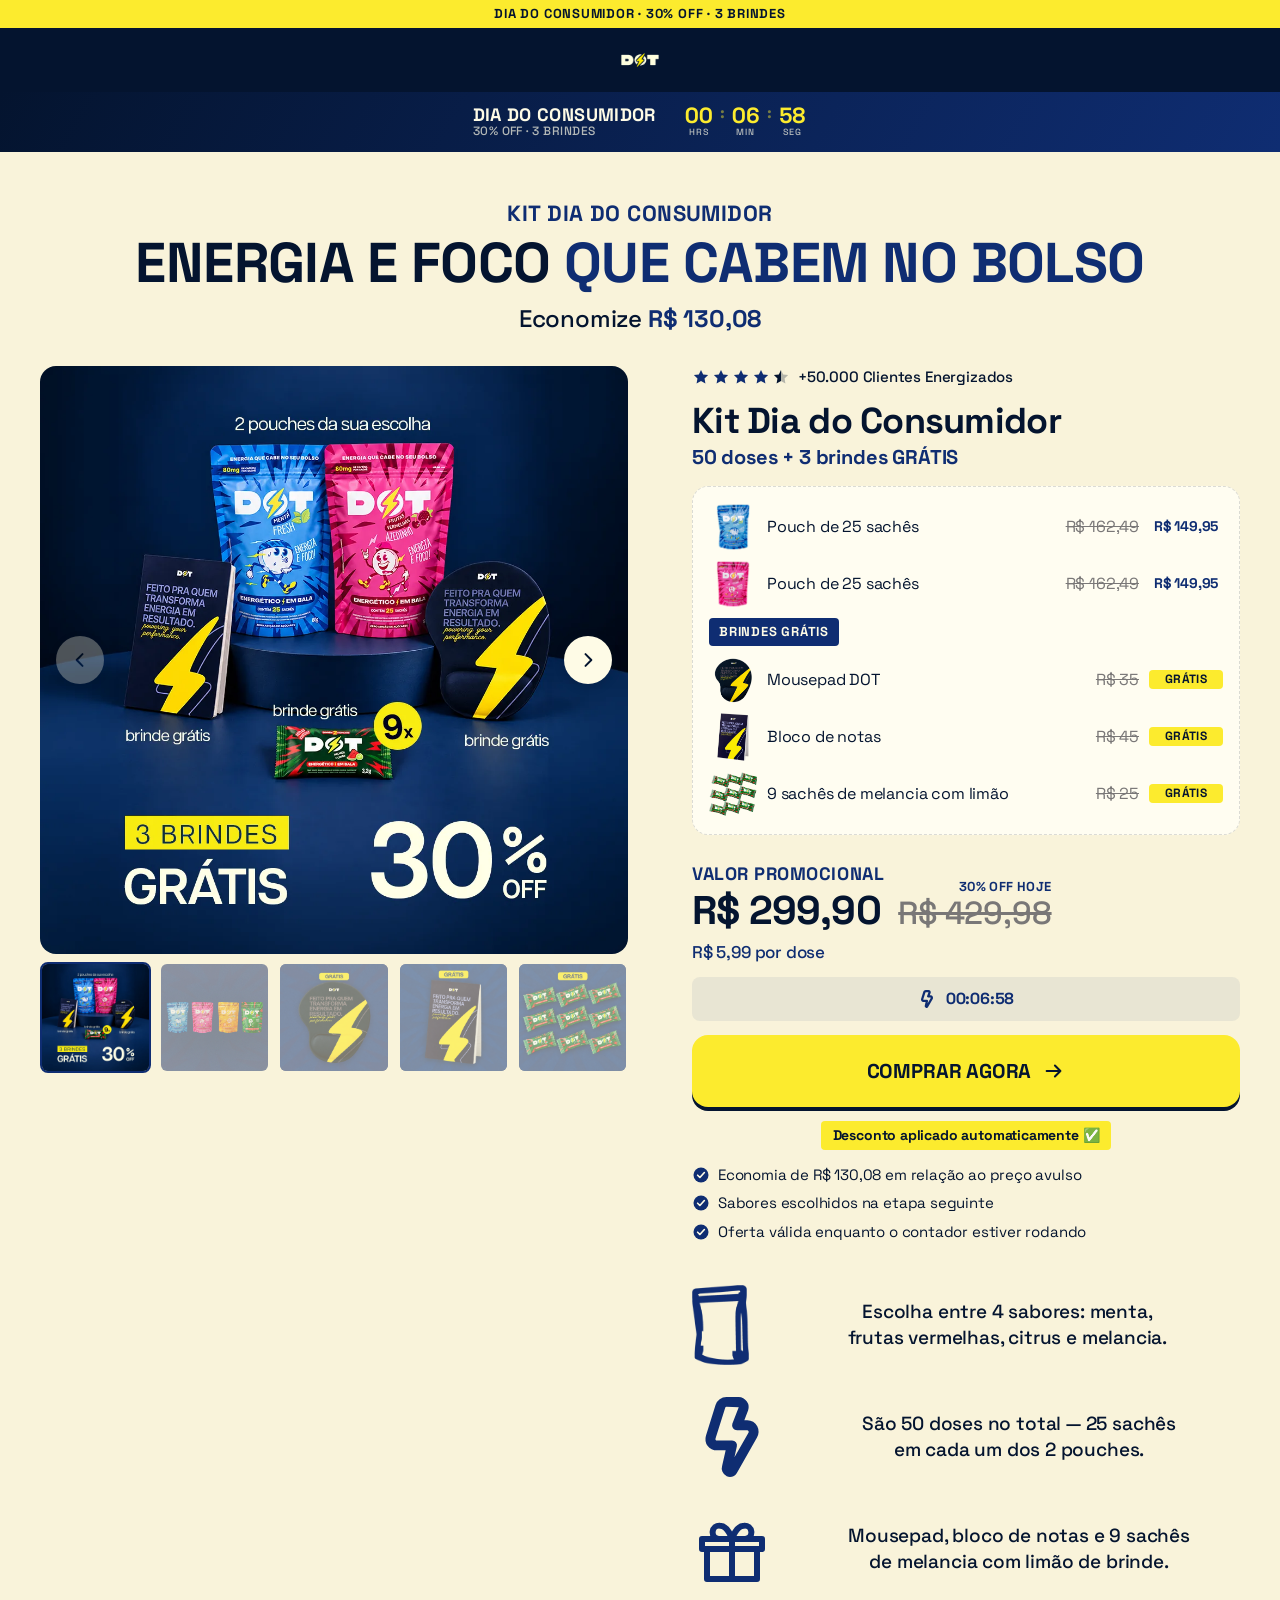
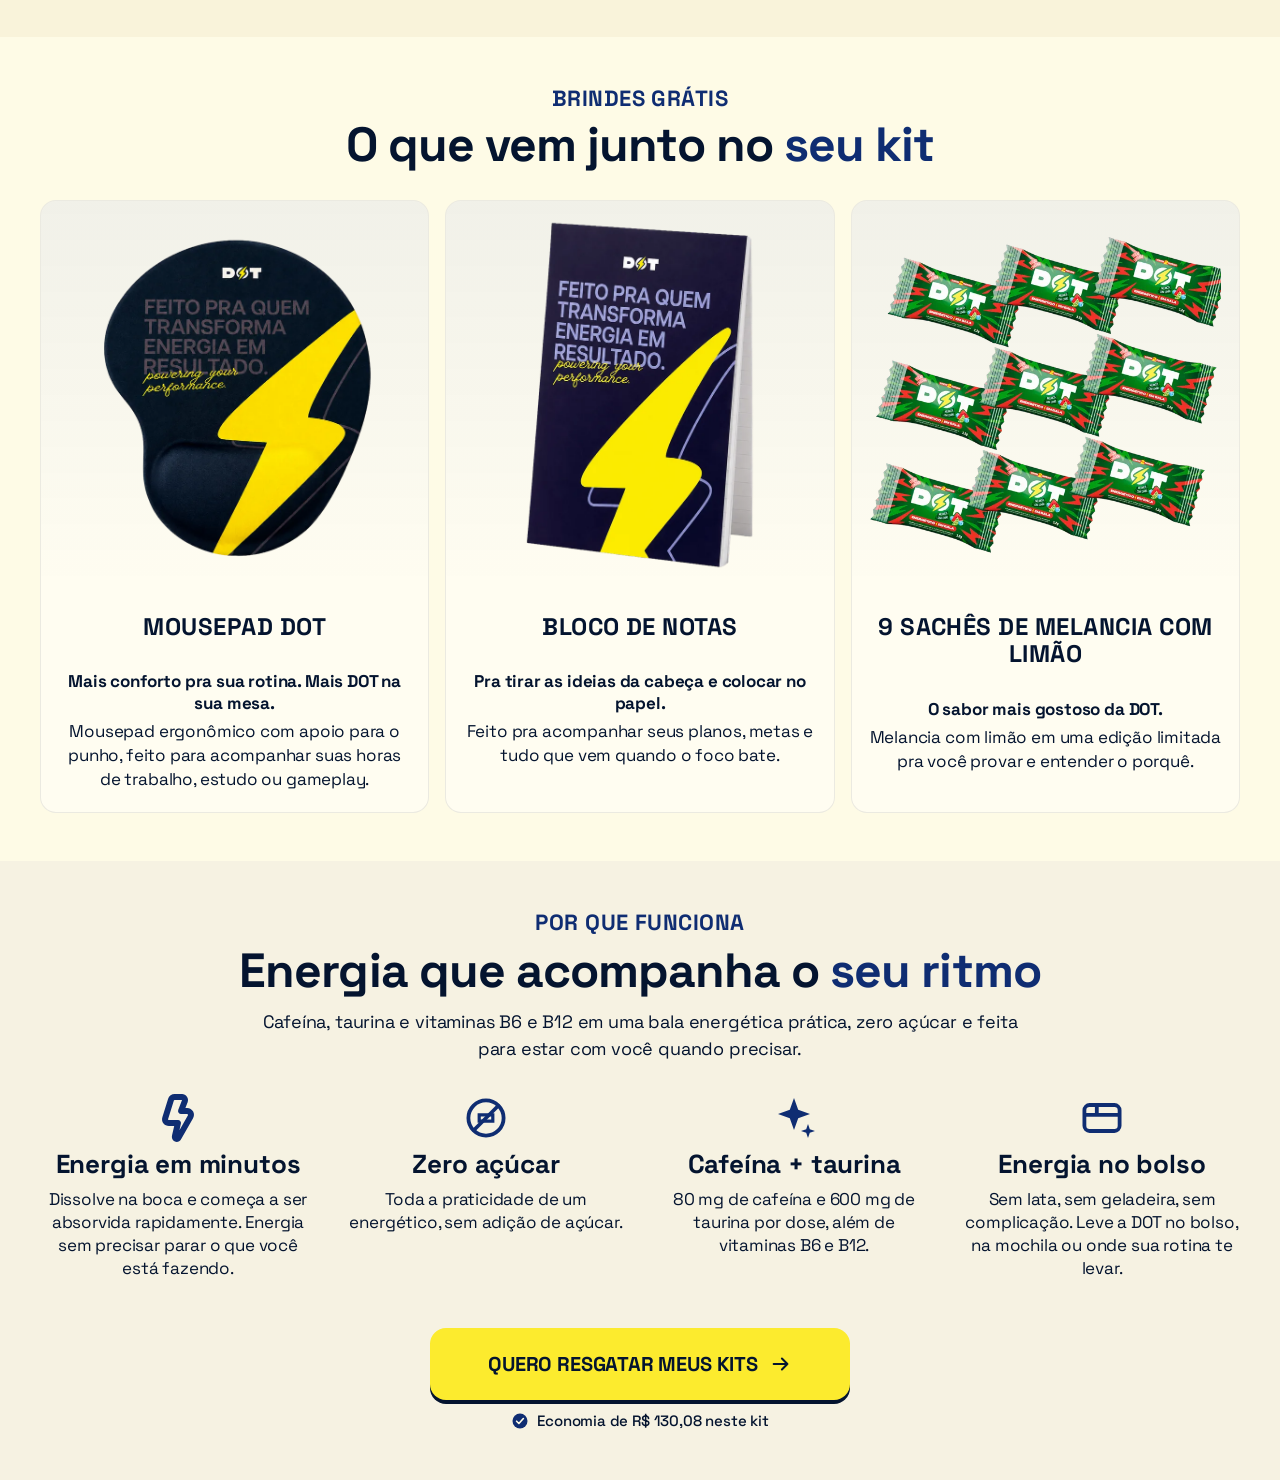
<file: index.html>
<!doctype html>
<html lang="pt-BR">
<head>
<meta charset="utf-8">
<meta name="viewport" content="width=device-width, initial-scale=1">
<title>Kit Dia do Consumidor — 50 doses + 3 brindes | DOT Energy</title>
<meta name="description" content="2 pouches de 25 sachês no sabor que você escolher — menta, frutas vermelhas, citrus ou melancia — com mousepad, bloco de notas e 9 sachês de melancia com limão de brinde. De R$ 429,98 por R$ 299,90.">

<link rel="preconnect" href="https://fonts.googleapis.com">
<link rel="preconnect" href="https://fonts.gstatic.com" crossorigin>
<link href="https://fonts.googleapis.com/css2?family=Space+Grotesk:wght@400;500;600;700&display=swap" rel="stylesheet">
<link rel="stylesheet" href="https://cdn.jsdelivr.net/npm/swiper@11.1.14/swiper-bundle.min.css">
<link rel="stylesheet" href="v2.css">
</head>
<body>

<svg width="0" height="0" style="position:absolute" aria-hidden="true"><defs>
  <symbol id="i-bolt" viewBox="0 0 24 24"><path d="M11.38 24Q10.9 24 10.42 23.76Q9.54 23.36 9.14 22.44Q8.74 21.52 9.06 20.56L10.1 16H7.46Q6.66 16 5.9 15.64Q5.14 15.28 4.66 14.64Q4.18 14 4.06 13.2Q3.94 12.4 4.18 11.6L7.06 2.4Q7.38 1.36 8.3 0.68Q9.22 0 10.34 0H14.02Q14.74 0 15.38 0.36Q16.02 0.72 16.46 1.32Q16.9 1.92 16.98 2.64Q17.06 3.36 16.82 4.08L15.7 6.96H16.58Q17.54 6.96 18.34 7.44Q19.14 7.92 19.58 8.76Q20.02 9.6 19.98 10.52Q19.94 11.44 19.46 12.24L13.46 22.8Q13.14 23.36 12.58 23.68Q12.02 24 11.38 24ZM10.34 2.96Q10.02 2.96 9.94 3.28L7.06 12.48Q6.98 12.72 7.1 12.88Q7.22 13.04 7.46 13.04H12.02Q12.74 13.04 13.18 13.6Q13.62 14.16 13.46 14.8L12.74 18.08L16.98 10.64Q17.06 10.4 16.94 10.2Q16.82 10 16.58 10H13.54Q12.74 10 12.3 9.36Q11.86 8.72 12.1 8L14.02 3.04Z" fill="currentColor"/></symbol>
  <symbol id="i-check" viewBox="0 0 24 24"><circle cx="12" cy="12" r="10" fill="currentColor"/><path d="m7.5 12.3 3 3 6-6.6" fill="none" stroke="#fefbe6" stroke-width="2.2" stroke-linecap="round" stroke-linejoin="round"/></symbol>
  <symbol id="i-arrow" viewBox="0 0 24 24"><path d="M4 12h15m0 0-6-6m6 6-6 6" fill="none" stroke="currentColor" stroke-width="2.2" stroke-linecap="round" stroke-linejoin="round"/></symbol>
  <symbol id="i-star" viewBox="0 0 24 24"><path d="m12 2.5 2.9 6 6.6.9-4.8 4.6 1.2 6.5-5.9-3.1-5.9 3.1 1.2-6.5L2.5 9.4l6.6-.9 2.9-6Z" fill="currentColor"/></symbol>
  <symbol id="i-star-half" viewBox="0 0 24 24"><defs><linearGradient id="half-fill" x1="0" x2="1" y1="0" y2="0"><stop offset="50%" stop-color="currentColor"/><stop offset="50%" stop-color="currentColor" stop-opacity=".28"/></linearGradient></defs><path d="m12 2.5 2.9 6 6.6.9-4.8 4.6 1.2 6.5-5.9-3.1-5.9 3.1 1.2-6.5L2.5 9.4l6.6-.9 2.9-6Z" fill="url(#half-fill)"/></symbol>
  <symbol id="i-plus" viewBox="0 0 24 24"><path d="M12 5v14M5 12h14" fill="none" stroke="currentColor" stroke-width="2.4" stroke-linecap="round"/></symbol>
  <symbol id="i-gift" viewBox="0 0 24 24"><path d="M3 9h18v3H3V9Zm1.5 3H19.5v9h-15v-9ZM12 9v12M12 9s-1.2-4-3.6-4A2 2 0 0 0 8 9h4Zm0 0s1.2-4 3.6-4A2 2 0 0 1 16 9h-4Z" fill="none" stroke="currentColor" stroke-width="1.8" stroke-linejoin="round"/></symbol>
  <symbol id="i-sparkle" viewBox="0 0 24 24"><path d="m12 2 2.1 5.9L20 10l-5.9 2.1L12 18l-2.1-5.9L4 10l5.9-2.1L12 2Z" fill="currentColor"/><path d="m19 15 .9 2.6 2.6.9-2.6.9-.9 2.6-.9-2.6-2.6-.9 2.6-.9.9-2.6Z" fill="currentColor"/></symbol>
  <symbol id="i-target" viewBox="0 0 24 24"><circle cx="12" cy="12" r="8.5" fill="none" stroke="currentColor" stroke-width="1.9"/><circle cx="12" cy="12" r="4.4" fill="none" stroke="currentColor" stroke-width="1.9"/><circle cx="12" cy="12" r="1.5" fill="currentColor"/></symbol>
  <symbol id="i-nosugar" viewBox="0 0 24 24"><circle cx="12" cy="12" r="8.8" fill="none" stroke="currentColor" stroke-width="1.9"/><path d="M6 18 18 6" stroke="currentColor" stroke-width="1.9" stroke-linecap="round"/><path d="M8.6 10.4h6.8v3.2H8.6z" fill="none" stroke="currentColor" stroke-width="1.6"/></symbol>
  <symbol id="i-vitamin" viewBox="0 0 24 24"><g transform="rotate(-45 12 12)" fill="none" stroke="currentColor" stroke-width="1.9"><rect x="2.2" y="8.3" width="19.6" height="7.4" rx="3.7"/><path d="M12 8.3v7.4"/></g></symbol>
  <symbol id="i-pocket" viewBox="0 0 24 24"><rect x="3.2" y="5.5" width="17.6" height="13" rx="2.6" fill="none" stroke="currentColor" stroke-width="1.9"/><path d="M3.2 10.4h17.6M9.4 5.5v4.9" fill="none" stroke="currentColor" stroke-width="1.9"/></symbol>
</defs></svg>

<!-- ================= 1 · HEADER + COUNTDOWN ================= -->
<header class="navbar">
  <div class="announce">Dia do Consumidor &middot; 30% OFF &middot; 3 brindes</div>
  <!-- so o logo, centralizado: o menu e a sacola nao levavam a lugar nenhum -->
  <div class="nav-row">
    <img class="nav-logo" src="assets/logo-dot.webp" alt="DOT Energy" width="240" height="240">
  </div>
</header>

<!-- data-minutes: duracao da contagem; data-extra-minutes: o que o botao "Sim" devolve -->
<div class="salebar" id="salebar" data-minutes="7" data-extra-minutes="5">
  <div class="salebar__left">
    <span class="salebar__title">Dia do Consumidor</span>
    <span class="salebar__desc">30% OFF &middot; 3 brindes</span>
  </div>

  <div class="timer" role="timer" aria-label="Tempo restante da oferta">
    <div class="timer__unit"><span class="timer__num" data-t="h">00</span><span class="timer__lab">HRS</span></div>
    <span class="timer__sep">:</span>
    <div class="timer__unit"><span class="timer__num" data-t="m">00</span><span class="timer__lab">MIN</span></div>
    <span class="timer__sep">:</span>
    <div class="timer__unit"><span class="timer__num" data-t="s">00</span><span class="timer__lab">SEG</span></div>
  </div>

  <div class="more-time">
    <span class="more-time__label">Precisa de mais tempo?</span>
    <button class="more-time__btn" type="button" data-reset-timer>Sim</button>
  </div>

  <div class="reserved">Oferta reservada</div>
</div>

<main>

<!-- ================= 2 · OFERTA ================= -->
<section class="section offer" id="oferta">
  <div class="container">

    <div class="offer__head">
      <p class="eyebrow">Kit Dia do Consumidor</p>
      <h1 class="h1">Energia e foco <span class="hl">que cabem no bolso</span></h1>
      <p class="offer__sub">Economize <strong>R$ 130,08</strong></p>
    </div>

    <div class="offer__layout">

      <!-- Galeria -->
      <div class="offer__gallery">
        <div class="gallery__main swiper" id="galleryMain">
          <div class="swiper-wrapper">

            <div class="swiper-slide"><div class="gallery__slide gallery__slide--full media-frame"><img src="assets/galeria-capa-kit-30off.webp" alt="Kit Dia do Consumidor com 30% OFF: 2 pouches da sua escolha e 3 brindes grátis, bloco de notas, mousepad e 9 sachês de melancia com limão"></div></div>

            <div class="swiper-slide">
              <div class="gallery__slide media-frame">
                <div class="compo compo--sabores">
                  <figure><img src="assets/sabor-menta.webp"    alt="Sabor menta"><figcaption>Menta</figcaption></figure>
                  <figure><img src="assets/sabor-frutas.webp"   alt="Sabor frutas vermelhas"><figcaption>Frutas<br>vermelhas</figcaption></figure>
                  <figure><img src="assets/sabor-citrus.webp"   alt="Sabor citrus"><figcaption>Citrus</figcaption></figure>
                  <figure><img src="assets/sabor-melancia.webp" alt="Sabor melancia com limão"><figcaption>Melancia<br>c/ limão</figcaption></figure>
                </div>
              </div>
            </div>

            <div class="swiper-slide"><div class="gallery__slide gallery__slide--full media-frame"><img src="assets/galeria-mousepad-gratis.webp"        alt="Mousepad DOT grátis"></div></div>
            <div class="swiper-slide"><div class="gallery__slide gallery__slide--full media-frame"><img src="assets/galeria-bloco-gratis.webp"           alt="Bloco de notas DOT grátis"></div></div>
            <div class="swiper-slide"><div class="gallery__slide gallery__slide--full media-frame"><img src="assets/galeria-saches-melancia-gratis.webp" alt="9 sachês de melancia com limão grátis"></div></div>

          </div>

          <button class="nav-arrow nav-arrow--prev" id="galleryPrev" type="button" aria-label="Imagem anterior">
            <svg width="20" height="20" viewBox="0 0 24 24" aria-hidden="true"><path d="M15 5 8 12l7 7" fill="none" stroke="currentColor" stroke-width="2.4" stroke-linecap="round" stroke-linejoin="round"/></svg>
          </button>
          <button class="nav-arrow nav-arrow--next" id="galleryNext" type="button" aria-label="Próxima imagem">
            <svg width="20" height="20" viewBox="0 0 24 24" aria-hidden="true"><path d="m9 5 7 7-7 7" fill="none" stroke="currentColor" stroke-width="2.4" stroke-linecap="round" stroke-linejoin="round"/></svg>
          </button>
        </div>

        <div class="gallery__thumbs swiper" id="galleryThumbs">
          <div class="swiper-wrapper">
            <div class="swiper-slide"><div class="gallery__slide gallery__slide--full media-frame"><img src="assets/galeria-capa-kit-30off.webp" alt=""></div></div>
            <div class="swiper-slide">
              <div class="gallery__slide media-frame">
                <div class="compo compo--sabores">
                  <figure><img src="assets/sabor-menta.webp"    alt=""></figure>
                  <figure><img src="assets/sabor-frutas.webp"   alt=""></figure>
                  <figure><img src="assets/sabor-citrus.webp"   alt=""></figure>
                  <figure><img src="assets/sabor-melancia.webp" alt=""></figure>
                </div>
              </div>
            </div>
            <div class="swiper-slide"><div class="gallery__slide gallery__slide--full media-frame"><img src="assets/galeria-mousepad-gratis.webp"        alt=""></div></div>
            <div class="swiper-slide"><div class="gallery__slide gallery__slide--full media-frame"><img src="assets/galeria-bloco-gratis.webp"           alt=""></div></div>
            <div class="swiper-slide"><div class="gallery__slide gallery__slide--full media-frame"><img src="assets/galeria-saches-melancia-gratis.webp" alt=""></div></div>
          </div>
        </div>
      </div>

      <!-- Card -->
      <div class="offer__card">
        <div class="card">

          <div class="rating">
            <span class="rating__stars" role="img" aria-label="4,5 de 5 estrelas">
              <svg width="18" height="18"><use href="#i-star"/></svg><svg width="18" height="18"><use href="#i-star"/></svg><svg width="18" height="18"><use href="#i-star"/></svg><svg width="18" height="18"><use href="#i-star"/></svg><svg width="18" height="18"><use href="#i-star-half"/></svg>
            </span>
            <span class="rating__count">+50.000 Clientes Energizados</span>
          </div>

          <div>
            <h2 class="card__title">Kit Dia do Consumidor</h2>
            <p class="card__doses">50 doses + 3 brindes GRÁTIS</p>
          </div>

          <div class="gifts-box">
            <ul class="gift-list">
              <li>
                <span class="gift-list__img gift-list__img--giro" role="img" aria-label="Pouch DOT de 25 sachês no sabor que você escolher">
                  <img class="is-on" src="assets/sabor-menta.webp" alt="" width="620" height="896" loading="lazy">
                  <img src="assets/sabor-frutas.webp" alt="" width="620" height="896" loading="lazy">
                  <img src="assets/sabor-citrus.webp" alt="" width="620" height="896" loading="lazy">
                  <img src="assets/sabor-melancia.webp" alt="" width="620" height="896" loading="lazy">
                </span>
                <span class="gift-list__name">Pouch de 25 sachês</span>
                <span class="gift-list__was">R$ 162,49</span>
                <span class="now">R$ 149,95</span>
              </li>
              <li>
                <span class="gift-list__img gift-list__img--giro" role="img" aria-label="Pouch DOT de 25 sachês no sabor que você escolher">
                  <img class="is-on" src="assets/sabor-frutas.webp" alt="" width="620" height="896" loading="lazy">
                  <img src="assets/sabor-citrus.webp" alt="" width="620" height="896" loading="lazy">
                  <img src="assets/sabor-melancia.webp" alt="" width="620" height="896" loading="lazy">
                  <img src="assets/sabor-menta.webp" alt="" width="620" height="896" loading="lazy">
                </span>
                <span class="gift-list__name">Pouch de 25 sachês</span>
                <span class="gift-list__was">R$ 162,49</span>
                <span class="now">R$ 149,95</span>
              </li>
            </ul>

            <span class="tag">Brindes grátis</span>

            <ul class="gift-list">
              <li>
                <img class="gift-list__img" src="assets/brinde-mousepad.webp" alt="Mousepad DOT" width="620" height="751" loading="lazy">
                <span class="gift-list__name">Mousepad DOT</span>
                <span class="gift-list__was">R$ 35</span>
                <span class="free">Grátis</span>
              </li>
              <li>
                <img class="gift-list__img" src="assets/brinde-bloco.webp" alt="Bloco de notas DOT" width="620" height="751" loading="lazy">
                <span class="gift-list__name">Bloco de notas</span>
                <span class="gift-list__was">R$ 45</span>
                <span class="free">Grátis</span>
              </li>
              <li>
                <img class="gift-list__img" src="assets/brinde-saches-melancia.webp" alt="9 sachês DOT de melancia com limão" width="620" height="620" loading="lazy">
                <span class="gift-list__name">9 sachês de melancia com limão</span>
                <span class="gift-list__was">R$ 25</span>
                <span class="free">Grátis</span>
              </li>
            </ul>
          </div>

          <div class="price">
            <p class="price__label">Valor promocional</p>
            <span class="price__badge">30% OFF hoje</span>
            <span class="price__now">R$ 299,90</span>
            <span class="price__was">R$ 429,98</span>
            <p class="price__unit">R$ 5,99 por dose</p>
          </div>

          <div class="urgency">
            <svg width="18" height="18" aria-hidden="true"><use href="#i-bolt"/></svg>
            <span class="urgency__time" id="timerInline">00:00:00</span>
            <span class="more-time">
              <span class="more-time__label">Precisa de mais tempo?</span>
              <button class="more-time__btn" type="button" data-reset-timer>Sim</button>
            </span>
            <span class="reserved">Oferta reservada</span>
          </div>

          <!-- data-checkout: link de compra da Yampi (/r/). data-promocode: cupom que abate o preco; vazio = sem cupom -->
          <a class="btn" href="#" id="checkoutBtn" data-open-flavors data-checkout="https://seguro.minhadot.com/r/" data-promocode="DOTDDC2026">
            Comprar agora
            <svg width="22" height="22" aria-hidden="true"><use href="#i-arrow"/></svg>
          </a>

          <span class="autodiscount">Desconto aplicado automaticamente ✅</span>

          <ul class="assurances">
            <li><svg width="18" height="18" aria-hidden="true"><use href="#i-check"/></svg>Economia de R$ 130,08 em relação ao preço avulso</li>
            <li><svg width="18" height="18" aria-hidden="true"><use href="#i-check"/></svg>Sabores escolhidos na etapa seguinte</li>
            <li><svg width="18" height="18" aria-hidden="true"><use href="#i-check"/></svg>Oferta válida enquanto o contador estiver rodando</li>
          </ul>

          <ul class="bullets">
            <li class="bullet">
              <img class="bullet__icon" src="assets/icone-pouch.webp" alt="" width="298" height="420">
              <span>Escolha entre 4 sabores: menta, frutas vermelhas, citrus e melancia.</span>
            </li>
            <li class="bullet">
              <svg width="64" height="64" aria-hidden="true"><use href="#i-bolt"/></svg>
              <span>São 50 doses no total — 25 sachês em cada um dos 2 pouches.</span>
            </li>
            <li class="bullet">
              <svg width="64" height="64" aria-hidden="true"><use href="#i-gift"/></svg>
              <span>Mousepad, bloco de notas e 9 sachês de melancia com limão de brinde.</span>
            </li>
          </ul>

        </div>
      </div>

    </div>
  </div>
</section>

<!-- ================= 3 · BRINDES ================= -->
<section class="section gifts">
  <div class="container">

    <div class="gifts__head">
      <p class="eyebrow">Brindes grátis</p>
      <h2 class="h2">O que vem junto no <span class="hl">seu kit</span></h2>
    </div>

    <div class="gifts__grid">
      <article class="gift-card">
        <div class="gift-card__media media-frame"><img src="assets/brinde-mousepad.webp" alt="Mousepad DOT" loading="lazy"></div>
        <div class="gift-card__body">
          <p class="gift-card__title">Mousepad DOT</p>
          <p class="gift-card__lead">Mais conforto pra sua rotina. Mais DOT na sua mesa.</p>
          <p class="gift-card__text">Mousepad ergonômico com apoio para o punho, feito para acompanhar suas horas de trabalho, estudo ou gameplay.</p>
        </div>
      </article>
      <article class="gift-card">
        <div class="gift-card__media media-frame"><img src="assets/brinde-bloco.webp" alt="Bloco de notas DOT" loading="lazy"></div>
        <div class="gift-card__body">
          <p class="gift-card__title">Bloco de notas</p>
          <p class="gift-card__lead">Pra tirar as ideias da cabeça e colocar no papel.</p>
          <p class="gift-card__text">Feito pra acompanhar seus planos, metas e tudo que vem quando o foco bate.</p>
        </div>
      </article>
      <article class="gift-card">
        <div class="gift-card__media media-frame"><img src="assets/brinde-saches-melancia.webp" alt="9 sachês DOT de melancia com limão" loading="lazy"></div>
        <div class="gift-card__body">
          <p class="gift-card__title">9 sachês de melancia com limão</p>
          <p class="gift-card__lead">O sabor mais gostoso da DOT.</p>
          <p class="gift-card__text">Melancia com limão em uma edição limitada pra você provar e entender o porquê.</p>
        </div>
      </article>
    </div>

    <div class="gifts__slider bleed slider-clip">
      <div class="swiper" id="giftsSwiper">
        <div class="swiper-wrapper">
          <div class="swiper-slide">
            <article class="gift-card">
              <div class="gift-card__media media-frame"><img src="assets/brinde-mousepad.webp" alt="Mousepad DOT" loading="lazy"></div>
              <div class="gift-card__body">
                <p class="gift-card__title">Mousepad DOT</p>
                <p class="gift-card__lead">Mais conforto pra sua rotina. Mais DOT na sua mesa.</p>
                <p class="gift-card__text">Mousepad ergonômico com apoio para o punho, feito para acompanhar suas horas de trabalho, estudo ou gameplay.</p>
              </div>
            </article>
          </div>
          <div class="swiper-slide">
            <article class="gift-card">
              <div class="gift-card__media media-frame"><img src="assets/brinde-bloco.webp" alt="Bloco de notas DOT" loading="lazy"></div>
              <div class="gift-card__body">
                <p class="gift-card__title">Bloco de notas</p>
                <p class="gift-card__lead">Pra tirar as ideias da cabeça e colocar no papel.</p>
                <p class="gift-card__text">Feito pra acompanhar seus planos, metas e tudo que vem quando o foco bate.</p>
              </div>
            </article>
          </div>
          <div class="swiper-slide">
            <article class="gift-card">
              <div class="gift-card__media media-frame"><img src="assets/brinde-saches-melancia.webp" alt="9 sachês DOT de melancia com limão" loading="lazy"></div>
              <div class="gift-card__body">
                <p class="gift-card__title">9 sachês de melancia com limão</p>
                <p class="gift-card__lead">O sabor mais gostoso da DOT.</p>
                <p class="gift-card__text">Melancia com limão em uma edição limitada pra você provar e entender o porquê.</p>
              </div>
            </article>
          </div>
        </div>
      </div>
      <div class="dots" id="giftsDots"></div>
    </div>

  </div>
</section>

<!-- ================= 4 · BENEFÍCIOS ================= -->
<section class="section benefits">
  <div class="container">

    <div class="benefits__head">
      <p class="eyebrow">Por que funciona</p>
      <h2 class="h2">Energia que acompanha o <span class="hl">seu ritmo</span></h2>
      <p class="lead">Cafeína, taurina e vitaminas B6 e B12 em uma bala energética prática, zero açúcar e feita para estar com você quando precisar.</p>
    </div>

    <div class="benefits__grid">
      <div class="benefit">
        <svg width="48" height="48" aria-hidden="true"><use href="#i-bolt"/></svg>
        <h3>Energia em minutos</h3>
        <p>Dissolve na boca e começa a ser absorvida rapidamente. Energia sem precisar parar o que você está fazendo.</p>
      </div>
      <div class="benefit">
        <svg width="48" height="48" aria-hidden="true"><use href="#i-nosugar"/></svg>
        <h3>Zero açúcar</h3>
        <p>Toda a praticidade de um energético, sem adição de açúcar.</p>
      </div>
      <div class="benefit">
        <svg width="48" height="48" aria-hidden="true"><use href="#i-sparkle"/></svg>
        <h3>Cafeína + taurina</h3>
        <p>80 mg de cafeína e 600 mg de taurina por dose, além de vitaminas B6 e B12.</p>
      </div>
      <div class="benefit">
        <svg width="48" height="48" aria-hidden="true"><use href="#i-pocket"/></svg>
        <h3>Energia no bolso</h3>
        <p>Sem lata, sem geladeira, sem complicação. Leve a DOT no bolso, na mochila ou onde sua rotina te levar.</p>
      </div>
</div>

    <div class="cta-block">
      <a class="btn" href="#oferta" data-open-flavors>
        Quero resgatar meus kits
        <svg width="22" height="22" aria-hidden="true"><use href="#i-arrow"/></svg>
      </a>
      <p class="cta-note">
        <svg width="18" height="18" aria-hidden="true"><use href="#i-check"/></svg>
        Economia de R$ 130,08 neste kit
      </p>
    </div>

  </div>
</section>

</main>


<!-- ================= POPUP DE SABORES ================= -->
<div class="modal" id="flavorModal" hidden>
  <div class="modal__backdrop" data-close></div>

  <div class="modal__sheet" role="dialog" aria-modal="true" aria-labelledby="modalTitle">
    <span class="modal__grip" aria-hidden="true"></span>

    <div class="modal__head">
      <button class="modal__back" type="button" data-back aria-label="Voltar para a etapa anterior">
        <svg width="22" height="22" viewBox="0 0 24 24" aria-hidden="true"><path d="M20 12H5m0 0 6-6m-6 6 6 6" fill="none" stroke="currentColor" stroke-width="2.2" stroke-linecap="round" stroke-linejoin="round"/></svg>
      </button>
      <h2 class="modal__title" id="modalTitle">Escolha seu 1º sabor</h2>
      <button class="modal__close" type="button" data-close aria-label="Fechar">
        <svg width="20" height="20" viewBox="0 0 24 24" aria-hidden="true"><path d="M6 6l12 12M18 6L6 18" fill="none" stroke="currentColor" stroke-width="2.2" stroke-linecap="round"/></svg>
      </button>
    </div>

    <div class="modal__steps" aria-hidden="true">
      <span class="modal__step"></span><span class="modal__step"></span><span class="modal__step"></span>
    </div>

    <div class="modal__body">
      <div class="modal__track" id="modalTrack">
      <fieldset class="modal__panel" data-step="1">
        <legend class="sr-only">Sabor do 1º pouch</legend>
        <div class="pick-grid">
          <label class="pick">
            <input type="radio" name="pouch1" value="menta" data-yampi="T7OSNI4X3Z">
            <span class="pick__media"><img src="assets/sabor-menta.webp" alt="" loading="lazy"></span>
            <span class="pick__name">Menta</span>
            <svg class="pick__check" width="26" height="26" viewBox="0 0 24 24" aria-hidden="true"><circle cx="12" cy="12" r="12" fill="currentColor"/><path d="m7 12.4 3.2 3.2L17 8.8" fill="none" stroke="#04142f" stroke-width="2.4" stroke-linecap="round" stroke-linejoin="round"/></svg>
          </label>
          <label class="pick">
            <input type="radio" name="pouch1" value="frutas" data-yampi="KEWK5304MU">
            <span class="pick__media"><img src="assets/sabor-frutas.webp" alt="" loading="lazy"></span>
            <span class="pick__name">Frutas Vermelhas</span>
            <svg class="pick__check" width="26" height="26" viewBox="0 0 24 24" aria-hidden="true"><circle cx="12" cy="12" r="12" fill="currentColor"/><path d="m7 12.4 3.2 3.2L17 8.8" fill="none" stroke="#04142f" stroke-width="2.4" stroke-linecap="round" stroke-linejoin="round"/></svg>
          </label>
          <label class="pick">
            <input type="radio" name="pouch1" value="melancia" data-yampi="R5F5MQP29R">
            <span class="pick__media"><img src="assets/sabor-melancia.webp" alt="" loading="lazy"></span>
            <span class="pick__name">Melancia com Limão</span>
            <svg class="pick__check" width="26" height="26" viewBox="0 0 24 24" aria-hidden="true"><circle cx="12" cy="12" r="12" fill="currentColor"/><path d="m7 12.4 3.2 3.2L17 8.8" fill="none" stroke="#04142f" stroke-width="2.4" stroke-linecap="round" stroke-linejoin="round"/></svg>
          </label>
          <label class="pick">
            <input type="radio" name="pouch1" value="citrus" data-yampi="5IM1U6QS0Q">
            <span class="pick__media"><img src="assets/sabor-citrus.webp" alt="" loading="lazy"></span>
            <span class="pick__name">Citrus</span>
            <svg class="pick__check" width="26" height="26" viewBox="0 0 24 24" aria-hidden="true"><circle cx="12" cy="12" r="12" fill="currentColor"/><path d="m7 12.4 3.2 3.2L17 8.8" fill="none" stroke="#04142f" stroke-width="2.4" stroke-linecap="round" stroke-linejoin="round"/></svg>
          </label>
        </div>
      </fieldset>

      <fieldset class="modal__panel" data-step="2" inert aria-hidden="true">
        <legend class="sr-only">Sabor do 2º pouch</legend>
        <div class="pick-grid">
          <label class="pick">
            <input type="radio" name="pouch2" value="menta" data-yampi="T7OSNI4X3Z">
            <span class="pick__media"><img src="assets/sabor-menta.webp" alt="" loading="lazy"></span>
            <span class="pick__name">Menta</span>
            <svg class="pick__check" width="26" height="26" viewBox="0 0 24 24" aria-hidden="true"><circle cx="12" cy="12" r="12" fill="currentColor"/><path d="m7 12.4 3.2 3.2L17 8.8" fill="none" stroke="#04142f" stroke-width="2.4" stroke-linecap="round" stroke-linejoin="round"/></svg>
          </label>
          <label class="pick">
            <input type="radio" name="pouch2" value="frutas" data-yampi="KEWK5304MU">
            <span class="pick__media"><img src="assets/sabor-frutas.webp" alt="" loading="lazy"></span>
            <span class="pick__name">Frutas Vermelhas</span>
            <svg class="pick__check" width="26" height="26" viewBox="0 0 24 24" aria-hidden="true"><circle cx="12" cy="12" r="12" fill="currentColor"/><path d="m7 12.4 3.2 3.2L17 8.8" fill="none" stroke="#04142f" stroke-width="2.4" stroke-linecap="round" stroke-linejoin="round"/></svg>
          </label>
          <label class="pick">
            <input type="radio" name="pouch2" value="melancia" data-yampi="R5F5MQP29R">
            <span class="pick__media"><img src="assets/sabor-melancia.webp" alt="" loading="lazy"></span>
            <span class="pick__name">Melancia com Limão</span>
            <svg class="pick__check" width="26" height="26" viewBox="0 0 24 24" aria-hidden="true"><circle cx="12" cy="12" r="12" fill="currentColor"/><path d="m7 12.4 3.2 3.2L17 8.8" fill="none" stroke="#04142f" stroke-width="2.4" stroke-linecap="round" stroke-linejoin="round"/></svg>
          </label>
          <label class="pick">
            <input type="radio" name="pouch2" value="citrus" data-yampi="5IM1U6QS0Q">
            <span class="pick__media"><img src="assets/sabor-citrus.webp" alt="" loading="lazy"></span>
            <span class="pick__name">Citrus</span>
            <svg class="pick__check" width="26" height="26" viewBox="0 0 24 24" aria-hidden="true"><circle cx="12" cy="12" r="12" fill="currentColor"/><path d="m7 12.4 3.2 3.2L17 8.8" fill="none" stroke="#04142f" stroke-width="2.4" stroke-linecap="round" stroke-linejoin="round"/></svg>
          </label>
        </div>
      </fieldset>

      <div class="modal__panel" data-step="3" inert aria-hidden="true">
        <div class="pick-grid pick-grid--gifts">
          <div class="pick is-won pick--wide" data-yampi="4V00F08D6G">
            <span class="pick__media"><img src="assets/brinde-saches-melancia.webp" alt="" loading="lazy"></span>
            <span class="pick__name">9 Sachês de Melancia com Limão</span>
            <svg class="pick__check" width="26" height="26" viewBox="0 0 24 24" aria-hidden="true"><circle cx="12" cy="12" r="12" fill="currentColor"/><path d="m7 12.4 3.2 3.2L17 8.8" fill="none" stroke="#04142f" stroke-width="2.4" stroke-linecap="round" stroke-linejoin="round"/></svg>
          </div>
          <div class="pick is-won" data-yampi="A5DC5OXJLB">
            <span class="pick__media"><img src="assets/brinde-mousepad.webp" alt="" loading="lazy"></span>
            <span class="pick__name">Mousepad DOT</span>
            <svg class="pick__check" width="26" height="26" viewBox="0 0 24 24" aria-hidden="true"><circle cx="12" cy="12" r="12" fill="currentColor"/><path d="m7 12.4 3.2 3.2L17 8.8" fill="none" stroke="#04142f" stroke-width="2.4" stroke-linecap="round" stroke-linejoin="round"/></svg>
          </div>
          <div class="pick is-won" data-yampi="FQMYYG3FTW">
            <span class="pick__media"><img src="assets/brinde-bloco.webp" alt="" loading="lazy"></span>
            <span class="pick__name">Bloco de Notas</span>
            <svg class="pick__check" width="26" height="26" viewBox="0 0 24 24" aria-hidden="true"><circle cx="12" cy="12" r="12" fill="currentColor"/><path d="m7 12.4 3.2 3.2L17 8.8" fill="none" stroke="#04142f" stroke-width="2.4" stroke-linecap="round" stroke-linejoin="round"/></svg>
          </div>
        </div>
      </div>
      </div>
    </div>

    <div class="modal__foot">
      <div class="unlocked" id="modalUnlocked">
        <p class="unlocked__text">Você já desbloqueou: <strong>Mousepad DOT</strong>, <strong>Bloco de Notas</strong> e <strong>9 Sachês de Melancia com Limão</strong></p>
        <span class="unlocked__media" aria-hidden="true">
          <img src="assets/brinde-mousepad.webp" alt="" loading="lazy">
          <img src="assets/brinde-bloco.webp" alt="" loading="lazy">
          <img src="assets/brinde-saches-melancia.webp" alt="" loading="lazy">
        </span>
      </div>

      <button class="btn modal__cta" type="button" id="modalCta">
        Finalizar compra
        <svg width="22" height="22" aria-hidden="true"><use href="#i-arrow"/></svg>
      </button>
    </div>
  </div>
</div>

<script src="https://cdn.jsdelivr.net/npm/swiper@11.1.14/swiper-bundle.min.js"></script>
<script src="v2.js"></script>
</body>
</html>
</file>
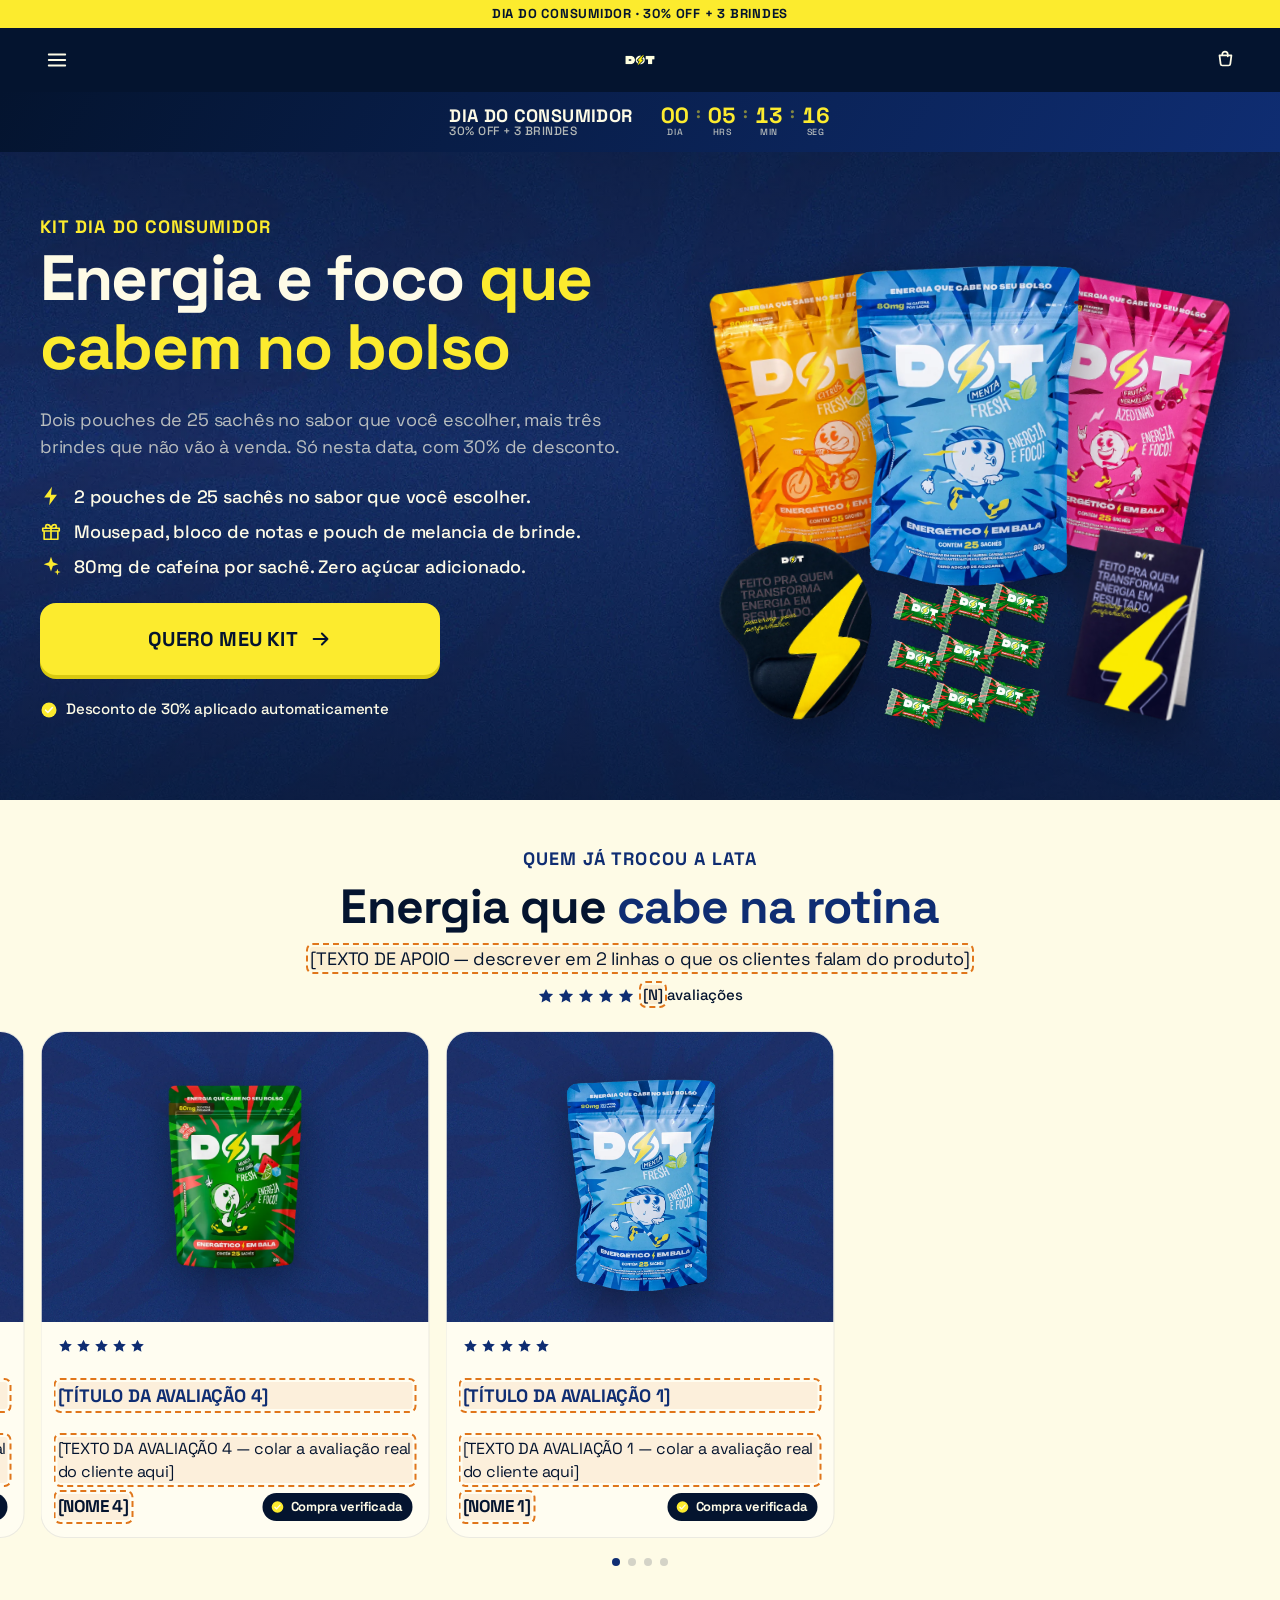
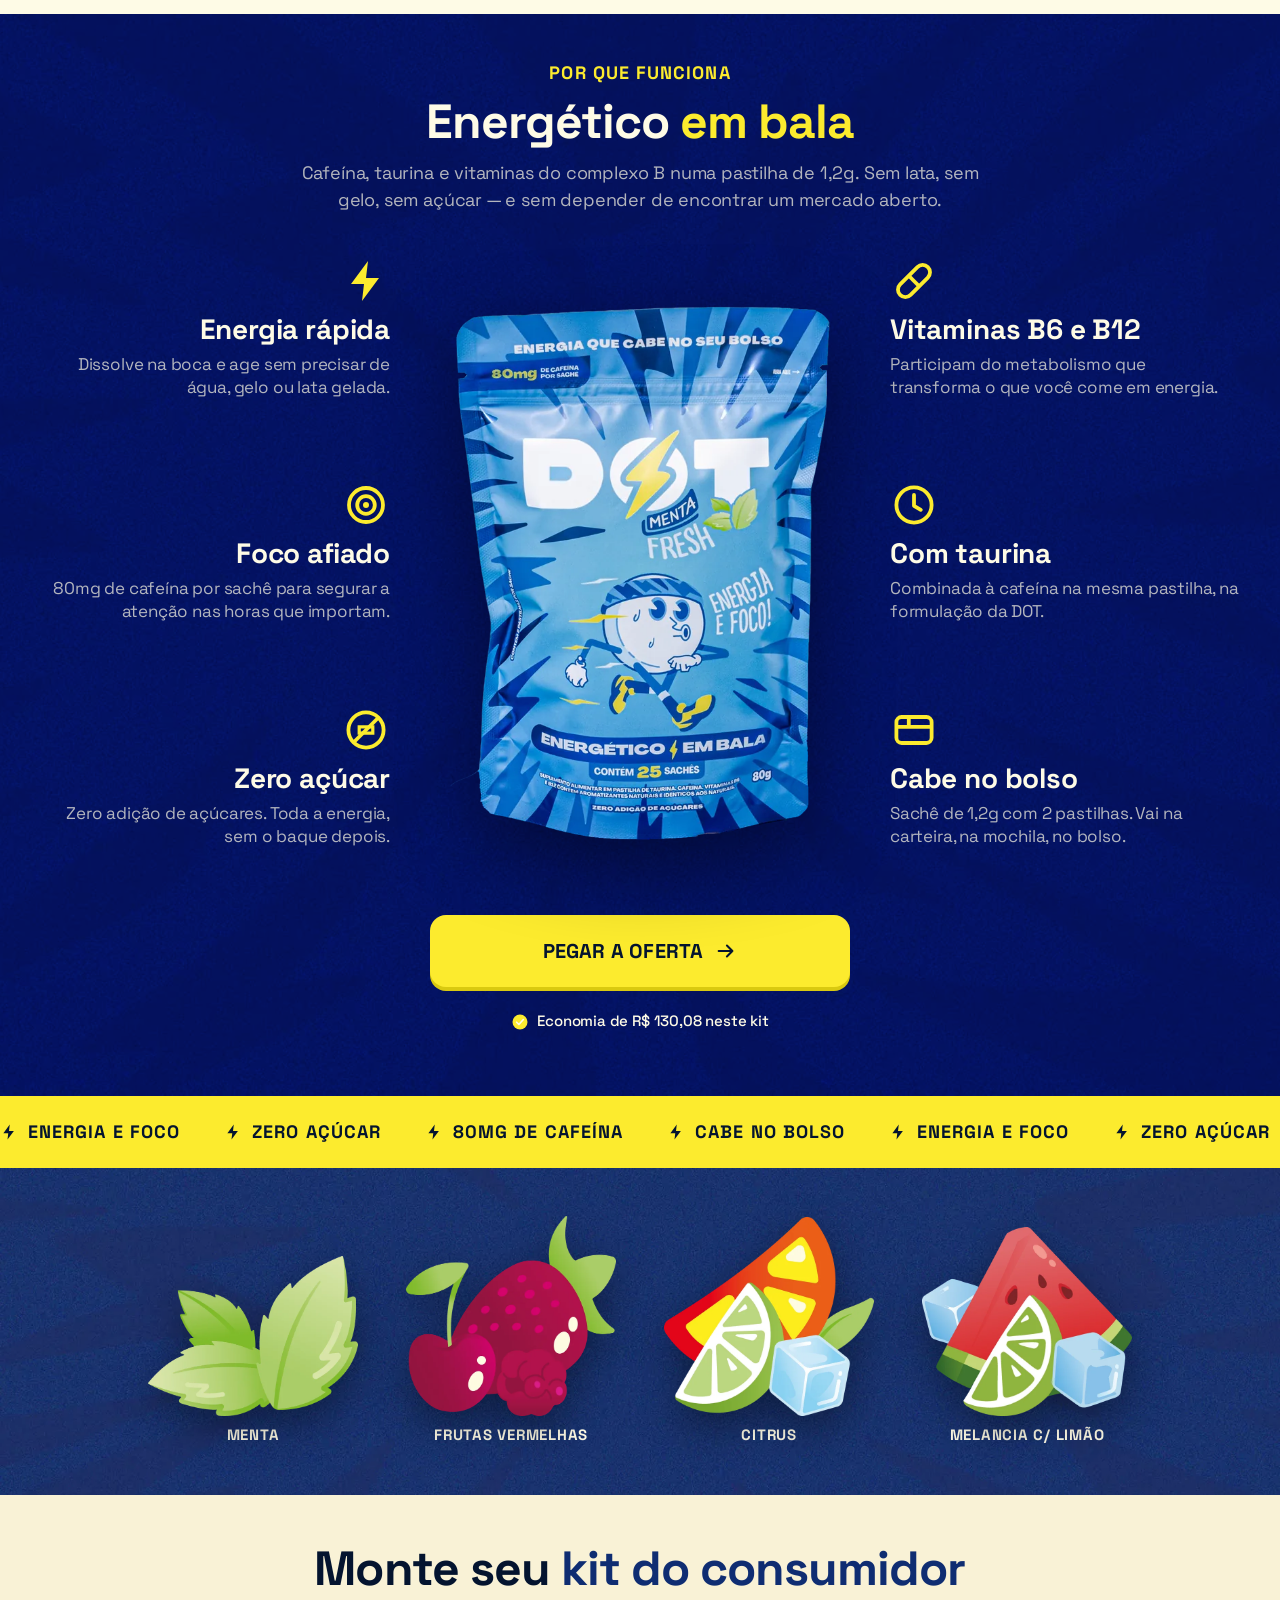
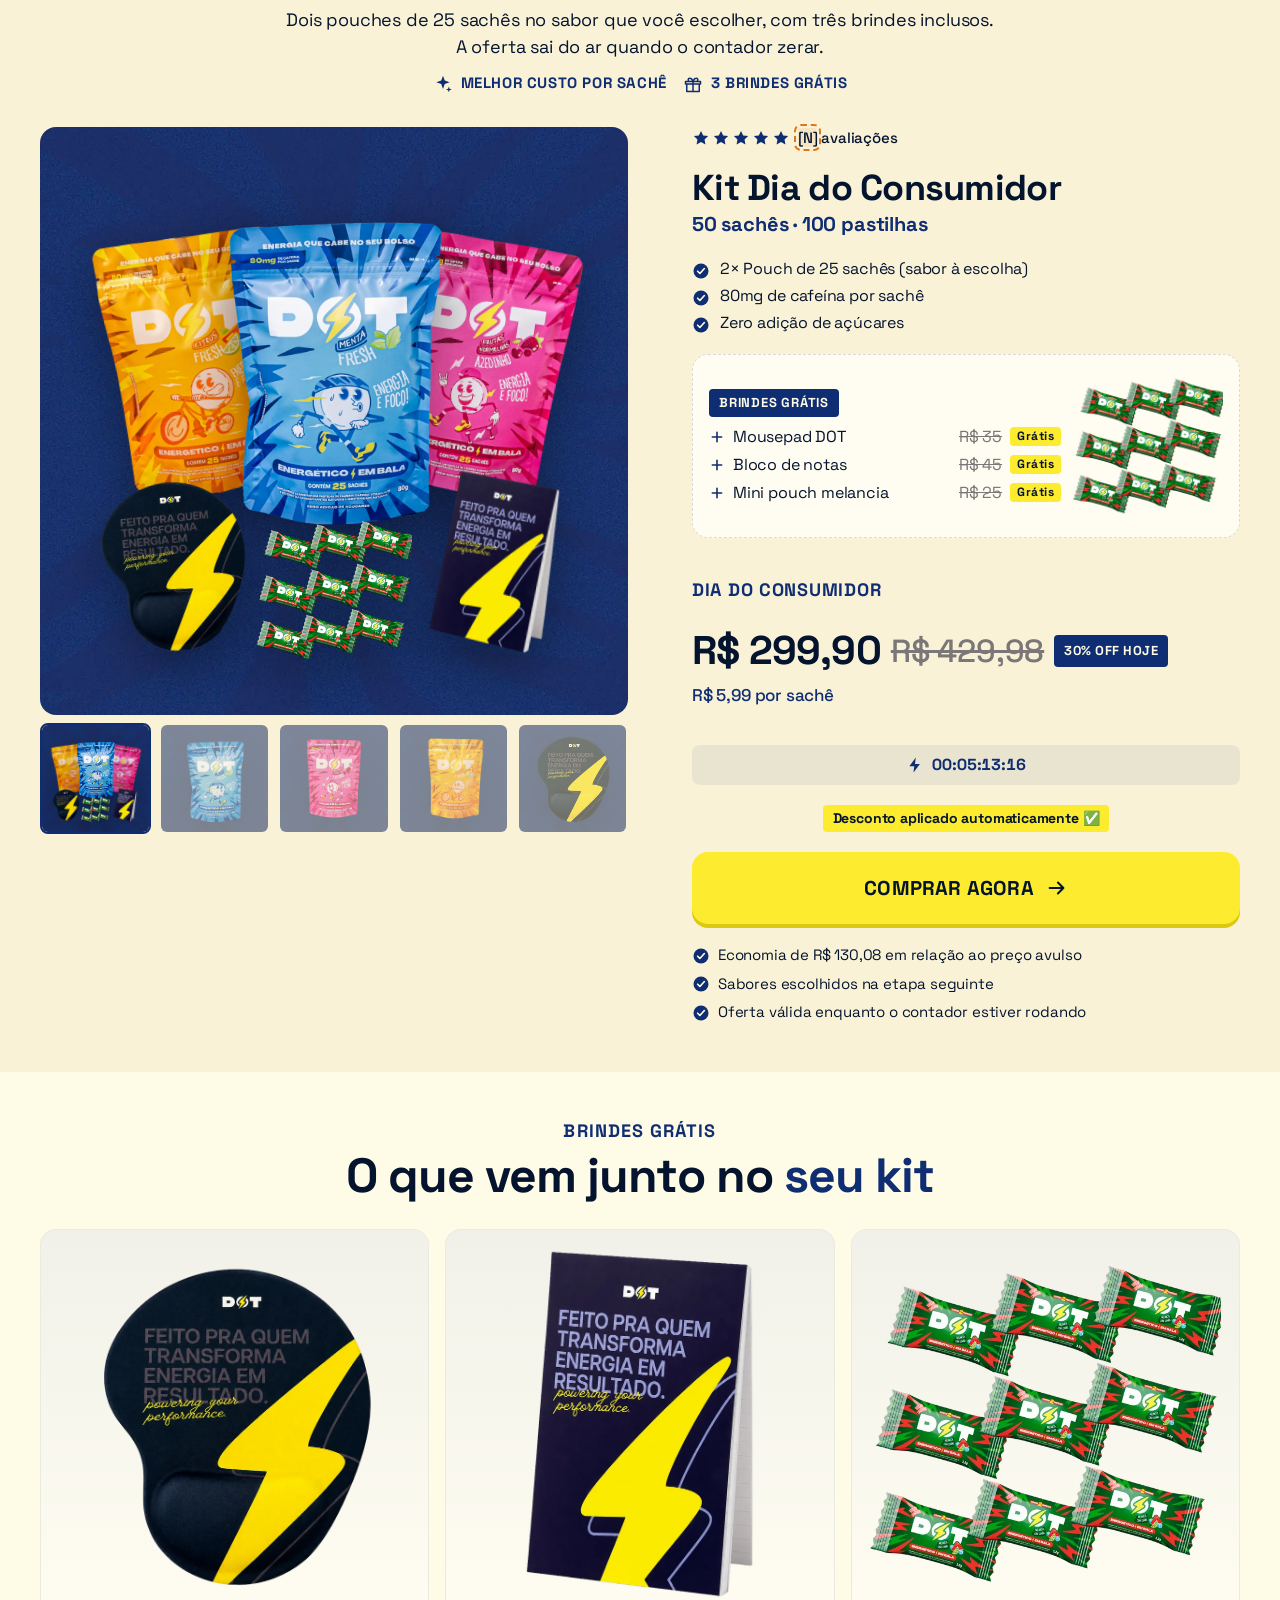
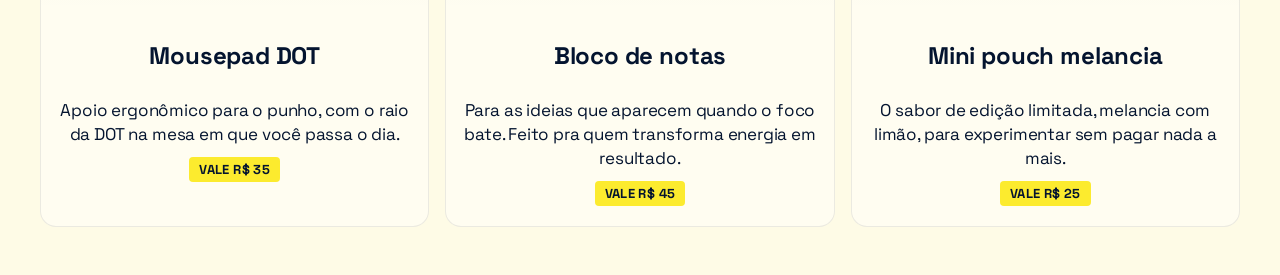
<file: v1.html>
<!doctype html>
<html lang="pt-BR">
<head>
<meta charset="utf-8">
<meta name="viewport" content="width=device-width, initial-scale=1">
<title>Kit Dia do Consumidor — 30% OFF + 3 Brindes | DOT Energy</title>
<meta name="description" content="2 pouches de 25 sachês no sabor que você escolher + mousepad, bloco de notas e pouch de melancia de brinde. De R$ 429,98 por R$ 299,90.">

<link rel="preconnect" href="https://fonts.googleapis.com">
<link rel="preconnect" href="https://fonts.gstatic.com" crossorigin>
<link href="https://fonts.googleapis.com/css2?family=Space+Grotesk:wght@400;500;600;700&display=swap" rel="stylesheet">
<link rel="stylesheet" href="https://cdn.jsdelivr.net/npm/swiper@11.1.14/swiper-bundle.min.css">
<link rel="stylesheet" href="styles.css">
</head>
<body>

<!-- ============================ SVG SPRITE ============================ -->
<svg width="0" height="0" style="position:absolute" aria-hidden="true">
  <defs>
    <symbol id="i-bolt" viewBox="0 0 24 24"><path d="M13 2 4.5 13.5H11l-1 8.5 8.5-11.5H12l1-8.5Z" fill="currentColor"/></symbol>
    <symbol id="i-check" viewBox="0 0 24 24"><circle cx="12" cy="12" r="10" fill="currentColor"/><path d="m7.5 12.3 3 3 6-6.6" fill="none" stroke="#fefbe6" stroke-width="2.2" stroke-linecap="round" stroke-linejoin="round"/></symbol>
    <symbol id="i-arrow" viewBox="0 0 24 24"><path d="M4 12h15m0 0-6-6m6 6-6 6" fill="none" stroke="currentColor" stroke-width="2.2" stroke-linecap="round" stroke-linejoin="round"/></symbol>
    <symbol id="i-star" viewBox="0 0 24 24"><path d="m12 2.5 2.9 6 6.6.9-4.8 4.6 1.2 6.5-5.9-3.1-5.9 3.1 1.2-6.5L2.5 9.4l6.6-.9 2.9-6Z" fill="currentColor"/></symbol>
    <symbol id="i-plus" viewBox="0 0 24 24"><path d="M12 5v14M5 12h14" fill="none" stroke="currentColor" stroke-width="2.4" stroke-linecap="round"/></symbol>
    <symbol id="i-gift" viewBox="0 0 24 24"><path d="M3 9h18v3H3V9Zm1.5 3H19.5v9h-15v-9ZM12 9v12M12 9s-1.2-4-3.6-4A2 2 0 0 0 8 9h4Zm0 0s1.2-4 3.6-4A2 2 0 0 1 16 9h-4Z" fill="none" stroke="currentColor" stroke-width="1.8" stroke-linejoin="round"/></symbol>
    <symbol id="i-sparkle" viewBox="0 0 24 24"><path d="m12 2 2.1 5.9L20 10l-5.9 2.1L12 18l-2.1-5.9L4 10l5.9-2.1L12 2Z" fill="currentColor"/><path d="m19 15 .9 2.6 2.6.9-2.6.9-.9 2.6-.9-2.6-2.6-.9 2.6-.9.9-2.6Z" fill="currentColor"/></symbol>
    <symbol id="i-target" viewBox="0 0 24 24"><circle cx="12" cy="12" r="8.5" fill="none" stroke="currentColor" stroke-width="1.9"/><circle cx="12" cy="12" r="4.4" fill="none" stroke="currentColor" stroke-width="1.9"/><circle cx="12" cy="12" r="1.5" fill="currentColor"/></symbol>
    <symbol id="i-nosugar" viewBox="0 0 24 24"><circle cx="12" cy="12" r="8.8" fill="none" stroke="currentColor" stroke-width="1.9"/><path d="M6 18 18 6" stroke="currentColor" stroke-width="1.9" stroke-linecap="round"/><path d="M8.6 10.4h6.8v3.2H8.6z" fill="none" stroke="currentColor" stroke-width="1.6"/></symbol>
    <symbol id="i-vitamin" viewBox="0 0 24 24"><g transform="rotate(-45 12 12)" fill="none" stroke="currentColor" stroke-width="1.9"><rect x="2.2" y="8.3" width="19.6" height="7.4" rx="3.7"/><path d="M12 8.3v7.4"/></g></symbol>
    <symbol id="i-pocket" viewBox="0 0 24 24"><rect x="3.2" y="5.5" width="17.6" height="13" rx="2.6" fill="none" stroke="currentColor" stroke-width="1.9"/><path d="M3.2 10.4h17.6M9.4 5.5v4.9" fill="none" stroke="currentColor" stroke-width="1.9"/></symbol>
    <symbol id="i-clock" viewBox="0 0 24 24"><circle cx="12" cy="12" r="8.8" fill="none" stroke="currentColor" stroke-width="1.9"/><path d="M12 7v5.4l3.4 2" fill="none" stroke="currentColor" stroke-width="1.9" stroke-linecap="round" stroke-linejoin="round"/></symbol>
  </defs>
</svg>

<!-- ============================ HEADER ============================ -->
<header class="navbar">
  <div class="announce">Dia do Consumidor &middot; 30% OFF + 3 brindes</div>
  <div class="nav-row">
    <button class="icon-btn" type="button" aria-label="Abrir menu">
      <svg width="22" height="22" viewBox="0 0 24 24" aria-hidden="true"><path d="M3 6h18M3 12h18M3 18h18" fill="none" stroke="currentColor" stroke-width="2" stroke-linecap="round"/></svg>
    </button>
    <img class="nav-logo" src="assets/logo-dot.webp" alt="DOT Energy" width="240" height="240">
    <button class="icon-btn" type="button" aria-label="Abrir carrinho">
      <svg width="22" height="22" viewBox="0 0 24 24" aria-hidden="true"><path d="M6 7h13l-1.2 9.2a2 2 0 0 1-2 1.8H9.2a2 2 0 0 1-2-1.8L6 7Zm3-1.2a3 3 0 0 1 6 0V8" fill="none" stroke="currentColor" stroke-width="1.9" stroke-linecap="round" stroke-linejoin="round"/></svg>
    </button>
  </div>
</header>

<!-- Barra de countdown. Para fixar uma data, troque o valor de data-deadline
     por uma data ISO, ex.: data-deadline="2026-03-15T23:59:59-03:00" -->
<div class="salebar" id="salebar" data-deadline="end-of-day">
  <div class="salebar__left">
    <span class="salebar__title">Dia do Consumidor</span>
    <span class="salebar__desc">30% OFF + 3 brindes</span>
  </div>
  <div class="timer" id="timer" role="timer" aria-label="Tempo restante da oferta">
    <div class="timer__unit"><span class="timer__num" data-t="d">00</span><span class="timer__lab">DIA</span></div>
    <span class="timer__sep">:</span>
    <div class="timer__unit"><span class="timer__num" data-t="h">00</span><span class="timer__lab">HRS</span></div>
    <span class="timer__sep">:</span>
    <div class="timer__unit"><span class="timer__num" data-t="m">00</span><span class="timer__lab">MIN</span></div>
    <span class="timer__sep">:</span>
    <div class="timer__unit"><span class="timer__num" data-t="s">00</span><span class="timer__lab">SEG</span></div>
  </div>
</div>

<main>

<!-- ============================ HERO ============================ -->
<section class="hero on-dark">
  <div class="container">
    <div class="hero__content">
      <div class="hero__text">

      <div class="hero__headline">
        <p class="eyebrow">Kit Dia do Consumidor</p>
        <h1 class="h1">Energia e foco <span class="hl">que cabem no bolso</span></h1>
      </div>

      <p class="lead hero__desc">Dois pouches de 25 sachês no sabor que você escolher, mais três brindes que não vão à venda. Só nesta data, com 30% de desconto.</p>

      <ul class="hero__bullets">
        <li class="hero__bullet">
          <svg width="22" height="22" aria-hidden="true"><use href="#i-bolt"/></svg>
          <span>2 pouches de 25 sachês no sabor que você escolher.</span>
        </li>
        <li class="hero__bullet">
          <svg width="22" height="22" aria-hidden="true"><use href="#i-gift"/></svg>
          <span>Mousepad, bloco de notas e pouch de melancia de brinde.</span>
        </li>
        <li class="hero__bullet">
          <svg width="22" height="22" aria-hidden="true"><use href="#i-sparkle"/></svg>
          <span>80mg de cafeína por sachê. Zero açúcar adicionado.</span>
        </li>
      </ul>

      <div class="hero__cta cta-block">
        <a class="btn" href="#oferta">
          Quero meu kit
          <svg width="22" height="22" aria-hidden="true"><use href="#i-arrow"/></svg>
        </a>
        <p class="cta-note">
          <svg width="18" height="18" aria-hidden="true"><use href="#i-check"/></svg>
          Desconto de 30% aplicado automaticamente
        </p>
      </div>

      </div><!-- /.hero__text -->

      <div class="hero__kit">
        <div class="kit">
          <img class="kit__pouch--left"   src="assets/pouch-citrus.webp"          alt="Pouch DOT Citrus Fresh com 25 sachês">
          <img class="kit__pouch--right"  src="assets/pouch-frutas.webp"          alt="Pouch DOT Frutas Vermelhas Azedinho com 25 sachês">
          <img class="kit__pouch--center" src="assets/pouch-menta.webp"           alt="Pouch DOT Menta Fresh com 25 sachês">
          <img class="kit__gift--pad"     src="assets/brinde-mousepad.webp"       alt="Mousepad DOT">
          <img class="kit__gift--bloco"   src="assets/brinde-bloco.webp"          alt="Bloco de notas DOT">
          <img class="kit__gift--mini"    src="assets/brinde-saches-melancia.webp"  alt="Mini pouch DOT Melancia com Limão">
        </div>
      </div>

    </div>
  </div>
</section>

<!-- ============================ PROVA SOCIAL ============================ -->
<section class="section social on-light">
  <div class="container">

    <div class="head-block">
      <p class="eyebrow">Quem já trocou a lata</p>
      <h2 class="h2">Energia que <span class="hl">cabe na rotina</span></h2>
      <p class="lead"><span data-placeholder>[TEXTO DE APOIO — descrever em 2 linhas o que os clientes falam do produto]</span></p>
      <div class="stars">
        <span class="stars__icons" aria-hidden="true">
          <svg width="18" height="18"><use href="#i-star"/></svg>
          <svg width="18" height="18"><use href="#i-star"/></svg>
          <svg width="18" height="18"><use href="#i-star"/></svg>
          <svg width="18" height="18"><use href="#i-star"/></svg>
          <svg width="18" height="18"><use href="#i-star"/></svg>
        </span>
        <span class="stars__count"><span data-placeholder>[N]</span> avaliações</span>
      </div>
    </div>

    <div class="bleed slider-clip">
      <div class="swiper" id="reviewsSwiper">
        <div class="swiper-wrapper">

          <div class="swiper-slide">
            <article class="review-card">
              <div class="review-card__media media-frame"><img src="assets/pouch-menta.webp" alt="Pouch DOT Menta Fresh"></div>
              <div class="review-card__body">
                <span class="stars__icons" aria-hidden="true"><svg width="16" height="16"><use href="#i-star"/></svg><svg width="16" height="16"><use href="#i-star"/></svg><svg width="16" height="16"><use href="#i-star"/></svg><svg width="16" height="16"><use href="#i-star"/></svg><svg width="16" height="16"><use href="#i-star"/></svg></span>
                <p class="review-card__title" data-placeholder>[TÍTULO DA AVALIAÇÃO 1]</p>
                <p class="review-card__text" data-placeholder>[TEXTO DA AVALIAÇÃO 1 — colar a avaliação real do cliente aqui]</p>
                <div class="review-card__footer">
                  <span class="review-card__author" data-placeholder>[NOME 1]</span>
                  <span class="badge-verified"><svg width="14" height="14" aria-hidden="true"><use href="#i-check"/></svg>Compra verificada</span>
                </div>
              </div>
            </article>
          </div>

          <div class="swiper-slide">
            <article class="review-card">
              <div class="review-card__media media-frame"><img src="assets/pouch-frutas.webp" alt="Pouch DOT Frutas Vermelhas Azedinho"></div>
              <div class="review-card__body">
                <span class="stars__icons" aria-hidden="true"><svg width="16" height="16"><use href="#i-star"/></svg><svg width="16" height="16"><use href="#i-star"/></svg><svg width="16" height="16"><use href="#i-star"/></svg><svg width="16" height="16"><use href="#i-star"/></svg><svg width="16" height="16"><use href="#i-star"/></svg></span>
                <p class="review-card__title" data-placeholder>[TÍTULO DA AVALIAÇÃO 2]</p>
                <p class="review-card__text" data-placeholder>[TEXTO DA AVALIAÇÃO 2 — colar a avaliação real do cliente aqui]</p>
                <div class="review-card__footer">
                  <span class="review-card__author" data-placeholder>[NOME 2]</span>
                  <span class="badge-verified"><svg width="14" height="14" aria-hidden="true"><use href="#i-check"/></svg>Compra verificada</span>
                </div>
              </div>
            </article>
          </div>

          <div class="swiper-slide">
            <article class="review-card">
              <div class="review-card__media media-frame"><img src="assets/pouch-citrus.webp" alt="Pouch DOT Citrus Fresh"></div>
              <div class="review-card__body">
                <span class="stars__icons" aria-hidden="true"><svg width="16" height="16"><use href="#i-star"/></svg><svg width="16" height="16"><use href="#i-star"/></svg><svg width="16" height="16"><use href="#i-star"/></svg><svg width="16" height="16"><use href="#i-star"/></svg><svg width="16" height="16"><use href="#i-star"/></svg></span>
                <p class="review-card__title" data-placeholder>[TÍTULO DA AVALIAÇÃO 3]</p>
                <p class="review-card__text" data-placeholder>[TEXTO DA AVALIAÇÃO 3 — colar a avaliação real do cliente aqui]</p>
                <div class="review-card__footer">
                  <span class="review-card__author" data-placeholder>[NOME 3]</span>
                  <span class="badge-verified"><svg width="14" height="14" aria-hidden="true"><use href="#i-check"/></svg>Compra verificada</span>
                </div>
              </div>
            </article>
          </div>

          <div class="swiper-slide">
            <article class="review-card">
              <div class="review-card__media media-frame"><img src="assets/pouch-melancia.webp" alt="Pouch DOT Melancia com Limão"></div>
              <div class="review-card__body">
                <span class="stars__icons" aria-hidden="true"><svg width="16" height="16"><use href="#i-star"/></svg><svg width="16" height="16"><use href="#i-star"/></svg><svg width="16" height="16"><use href="#i-star"/></svg><svg width="16" height="16"><use href="#i-star"/></svg><svg width="16" height="16"><use href="#i-star"/></svg></span>
                <p class="review-card__title" data-placeholder>[TÍTULO DA AVALIAÇÃO 4]</p>
                <p class="review-card__text" data-placeholder>[TEXTO DA AVALIAÇÃO 4 — colar a avaliação real do cliente aqui]</p>
                <div class="review-card__footer">
                  <span class="review-card__author" data-placeholder>[NOME 4]</span>
                  <span class="badge-verified"><svg width="14" height="14" aria-hidden="true"><use href="#i-check"/></svg>Compra verificada</span>
                </div>
              </div>
            </article>
          </div>

        </div>
      </div>
      <div class="dots" id="reviewsDots"></div>
    </div>

  </div>
</section>

<!-- ============================ BENEFÍCIOS ============================ -->
<section class="section benefits on-dark">
  <div class="container">

    <div class="head-block">
      <p class="eyebrow">Por que funciona</p>
      <h2 class="h2">Energético <span class="hl">em bala</span></h2>
      <p class="lead">Cafeína, taurina e vitaminas do complexo B numa pastilha de 1,2g. Sem lata, sem gelo, sem açúcar — e sem depender de encontrar um mercado aberto.</p>
    </div>

    <div class="benefits__grid">

      <div class="benefit">
        <svg width="48" height="48" aria-hidden="true"><use href="#i-bolt"/></svg>
        <h3>Energia rápida</h3>
        <p>Dissolve na boca e age sem precisar de água, gelo ou lata gelada.</p>
      </div>

      <div class="benefit">
        <svg width="48" height="48" aria-hidden="true"><use href="#i-target"/></svg>
        <h3>Foco afiado</h3>
        <p>80mg de cafeína por sachê para segurar a atenção nas horas que importam.</p>
      </div>

      <div class="benefit">
        <svg width="48" height="48" aria-hidden="true"><use href="#i-nosugar"/></svg>
        <h3>Zero açúcar</h3>
        <p>Zero adição de açúcares. Toda a energia, sem o baque depois.</p>
      </div>

      <figure class="benefits__figure">
        <img src="assets/pouch-menta.webp" alt="Pouch DOT Menta Fresh com 25 sachês" width="620" height="930">
      </figure>

      <div class="benefit">
        <svg width="48" height="48" aria-hidden="true"><use href="#i-vitamin"/></svg>
        <h3>Vitaminas B6 e B12</h3>
        <p>Participam do metabolismo que transforma o que você come em energia.</p>
      </div>

      <div class="benefit">
        <svg width="48" height="48" aria-hidden="true"><use href="#i-clock"/></svg>
        <h3>Com taurina</h3>
        <p>Combinada à cafeína na mesma pastilha, na formulação da DOT.</p>
      </div>

      <div class="benefit">
        <svg width="48" height="48" aria-hidden="true"><use href="#i-pocket"/></svg>
        <h3>Cabe no bolso</h3>
        <p>Sachê de 1,2g com 2 pastilhas. Vai na carteira, na mochila, no bolso.</p>
      </div>

    </div>

    <div class="cta-block">
      <a class="btn" href="#oferta">
        Pegar a oferta
        <svg width="22" height="22" aria-hidden="true"><use href="#i-arrow"/></svg>
      </a>
      <p class="cta-note">
        <svg width="18" height="18" aria-hidden="true"><use href="#i-check"/></svg>
        Economia de R$ 130,08 neste kit
      </p>
    </div>

  </div>
</section>

<!-- ============================ MARQUEE ============================ -->
<div class="marquee" aria-hidden="true">
  <div class="marquee__track" id="marqueeTrack">
    <span class="marquee__item"><svg width="18" height="18"><use href="#i-bolt"/></svg>Energia e foco</span>
    <span class="marquee__item"><svg width="18" height="18"><use href="#i-bolt"/></svg>Zero açúcar</span>
    <span class="marquee__item"><svg width="18" height="18"><use href="#i-bolt"/></svg>80mg de cafeína</span>
    <span class="marquee__item"><svg width="18" height="18"><use href="#i-bolt"/></svg>Cabe no bolso</span>
  </div>
</div>

<!-- ============================ SABORES ============================ -->
<section class="flavors">
  <div class="container">
    <div class="flavors__row">
      <div class="flavor"><img src="assets/icon-menta.webp"    alt=""><span>Menta</span></div>
      <div class="flavor"><img src="assets/icon-frutas.webp"   alt=""><span>Frutas vermelhas</span></div>
      <div class="flavor"><img src="assets/icon-citrus.webp"   alt=""><span>Citrus</span></div>
      <div class="flavor"><img src="assets/icon-melancia.webp" alt=""><span>Melancia c/ limão</span></div>
    </div>
  </div>
</section>

<!-- ============================ OFERTA ============================ -->
<section class="section offer" id="oferta">
  <div class="container">

    <div class="head-block">
      <h2 class="h2">Monte seu <span class="hl">kit do consumidor</span></h2>
      <p class="lead">Dois pouches de 25 sachês no sabor que você escolher, com três brindes inclusos. A oferta sai do ar quando o contador zerar.</p>
      <div class="offer__pills">
        <span class="pill"><svg width="20" height="20" aria-hidden="true"><use href="#i-sparkle"/></svg>Melhor custo por sachê</span>
        <span class="pill"><svg width="20" height="20" aria-hidden="true"><use href="#i-gift"/></svg>3 brindes grátis</span>
      </div>
    </div>

    <div class="offer__layout">

      <!-- Galeria -->
      <div class="offer__gallery">
        <div class="gallery__main swiper" id="galleryMain">
          <div class="swiper-wrapper">
            <div class="swiper-slide">
              <div class="gallery__slide media-frame">
                <div class="kit">
                  <img class="kit__pouch--left"   src="assets/pouch-citrus.webp"         alt="Pouch Citrus">
                  <img class="kit__pouch--right"  src="assets/pouch-frutas.webp"         alt="Pouch Frutas Vermelhas">
                  <img class="kit__pouch--center" src="assets/pouch-menta.webp"          alt="Pouch Menta">
                  <img class="kit__gift--pad"     src="assets/brinde-mousepad.webp"      alt="Mousepad">
                  <img class="kit__gift--bloco"   src="assets/brinde-bloco.webp"         alt="Bloco de notas">
                  <img class="kit__gift--mini"    src="assets/brinde-saches-melancia.webp" alt="Mini pouch melancia">
                </div>
              </div>
            </div>
            <div class="swiper-slide"><div class="gallery__slide media-frame"><img src="assets/pouch-menta.webp"          alt="Pouch DOT Menta Fresh"></div></div>
            <div class="swiper-slide"><div class="gallery__slide media-frame"><img src="assets/pouch-frutas.webp"         alt="Pouch DOT Frutas Vermelhas"></div></div>
            <div class="swiper-slide"><div class="gallery__slide media-frame"><img src="assets/pouch-citrus.webp"         alt="Pouch DOT Citrus Fresh"></div></div>
            <div class="swiper-slide"><div class="gallery__slide media-frame"><img src="assets/brinde-mousepad.webp"      alt="Mousepad DOT"></div></div>
            <div class="swiper-slide"><div class="gallery__slide media-frame"><img src="assets/brinde-bloco.webp"         alt="Bloco de notas DOT"></div></div>
            <div class="swiper-slide"><div class="gallery__slide media-frame"><img src="assets/brinde-saches-melancia.webp" alt="Mini pouch DOT Melancia com Limão"></div></div>
          </div>
        </div>

        <div class="gallery__thumbs swiper" id="galleryThumbs">
          <div class="swiper-wrapper">
            <div class="swiper-slide">
              <div class="gallery__slide media-frame">
                <div class="kit">
                  <img class="kit__pouch--left"   src="assets/pouch-citrus.webp"         alt="">
                  <img class="kit__pouch--right"  src="assets/pouch-frutas.webp"         alt="">
                  <img class="kit__pouch--center" src="assets/pouch-menta.webp"          alt="">
                  <img class="kit__gift--pad"     src="assets/brinde-mousepad.webp"      alt="">
                  <img class="kit__gift--bloco"   src="assets/brinde-bloco.webp"         alt="">
                  <img class="kit__gift--mini"    src="assets/brinde-saches-melancia.webp" alt="">
                </div>
              </div>
            </div>
            <div class="swiper-slide"><div class="gallery__slide media-frame"><img src="assets/pouch-menta.webp" alt=""></div></div>
            <div class="swiper-slide"><div class="gallery__slide media-frame"><img src="assets/pouch-frutas.webp" alt=""></div></div>
            <div class="swiper-slide"><div class="gallery__slide media-frame"><img src="assets/pouch-citrus.webp" alt=""></div></div>
            <div class="swiper-slide"><div class="gallery__slide media-frame"><img src="assets/brinde-mousepad.webp" alt=""></div></div>
            <div class="swiper-slide"><div class="gallery__slide media-frame"><img src="assets/brinde-bloco.webp" alt=""></div></div>
            <div class="swiper-slide"><div class="gallery__slide media-frame"><img src="assets/brinde-saches-melancia.webp" alt=""></div></div>
          </div>
        </div>
      </div>

      <!-- Card de preço -->
      <div class="offer__card">
        <div class="card">

          <div class="card__rating">
            <span class="stars__icons" aria-hidden="true">
              <svg width="18" height="18"><use href="#i-star"/></svg>
              <svg width="18" height="18"><use href="#i-star"/></svg>
              <svg width="18" height="18"><use href="#i-star"/></svg>
              <svg width="18" height="18"><use href="#i-star"/></svg>
              <svg width="18" height="18"><use href="#i-star"/></svg>
            </span>
            <span class="stars__count"><span data-placeholder>[N]</span> avaliações</span>
          </div>

          <div>
            <h3 class="card__title">Kit Dia do Consumidor</h3>
            <p class="card__sub">50 sachês &middot; 100 pastilhas</p>
          </div>

          <ul class="spec-list">
            <li><svg width="18" height="18" aria-hidden="true"><use href="#i-check"/></svg>2× Pouch de 25 sachês (sabor à escolha)</li>
            <li><svg width="18" height="18" aria-hidden="true"><use href="#i-check"/></svg>80mg de cafeína por sachê</li>
            <li><svg width="18" height="18" aria-hidden="true"><use href="#i-check"/></svg>Zero adição de açúcares</li>
          </ul>

          <div class="gifts-box">
            <div class="gifts-box__left">
              <span class="label-tag">Brindes grátis</span>
              <ul class="gift-list">
                <li>
                  <svg width="16" height="16" aria-hidden="true"><use href="#i-plus"/></svg>
                  <span class="gift-list__name">Mousepad DOT</span>
                  <span class="gift-list__was">R$ 35</span>
                  <span class="tag-free">Grátis</span>
                </li>
                <li>
                  <svg width="16" height="16" aria-hidden="true"><use href="#i-plus"/></svg>
                  <span class="gift-list__name">Bloco de notas</span>
                  <span class="gift-list__was">R$ 45</span>
                  <span class="tag-free">Grátis</span>
                </li>
                <li>
                  <svg width="16" height="16" aria-hidden="true"><use href="#i-plus"/></svg>
                  <span class="gift-list__name">Mini pouch melancia</span>
                  <span class="gift-list__was">R$ 25</span>
                  <span class="tag-free">Grátis</span>
                </li>
              </ul>
            </div>
            <div class="gifts-box__media">
              <img src="assets/brinde-saches-melancia.webp" alt="Brindes do kit" loading="lazy">
            </div>
          </div>

          <div>
            <p class="price__label">Dia do Consumidor</p>
            <div class="price__row">
              <span class="price__now">R$ 299,90</span>
              <span class="price__was">R$ 429,98</span>
              <span class="price__badge">30% OFF hoje</span>
            </div>
            <p class="price__unit">R$ 5,99 por sachê</p>
          </div>

          <div class="urgency">
            <svg width="18" height="18" aria-hidden="true"><use href="#i-bolt"/></svg>
            <span id="timerInline">00:00:00:00</span>
          </div>

          <span class="autodiscount">Desconto aplicado automaticamente ✅</span>

          <a class="btn" href="#" id="checkoutBtn">
            Comprar agora
            <svg width="22" height="22" aria-hidden="true"><use href="#i-arrow"/></svg>
          </a>

          <ul class="assurances">
            <li><svg width="18" height="18" aria-hidden="true"><use href="#i-check"/></svg>Economia de R$ 130,08 em relação ao preço avulso</li>
            <li><svg width="18" height="18" aria-hidden="true"><use href="#i-check"/></svg>Sabores escolhidos na etapa seguinte</li>
            <li><svg width="18" height="18" aria-hidden="true"><use href="#i-check"/></svg>Oferta válida enquanto o contador estiver rodando</li>
          </ul>

        </div>
      </div>

    </div>
  </div>
</section>

<!-- ============================ BRINDES ============================ -->
<section class="section gifts">
  <div class="container">

    <div class="gifts__head">
      <p class="eyebrow">Brindes grátis</p>
      <h2 class="h2">O que vem junto no <span class="hl">seu kit</span></h2>
    </div>

    <!-- Desktop: grid de 3 -->
    <div class="gifts__grid">
      <article class="gift-card">
        <div class="gift-card__media media-frame"><img src="assets/brinde-mousepad.webp" alt="Mousepad DOT" loading="lazy"></div>
        <div class="gift-card__body">
          <p class="gift-card__title">Mousepad DOT</p>
          <p class="gift-card__text">Apoio ergonômico para o punho, com o raio da DOT na mesa em que você passa o dia.</p>
          <span class="gift-card__value">Vale R$ 35</span>
        </div>
      </article>
      <article class="gift-card">
        <div class="gift-card__media media-frame"><img src="assets/brinde-bloco.webp" alt="Bloco de notas DOT" loading="lazy"></div>
        <div class="gift-card__body">
          <p class="gift-card__title">Bloco de notas</p>
          <p class="gift-card__text">Para as ideias que aparecem quando o foco bate. Feito pra quem transforma energia em resultado.</p>
          <span class="gift-card__value">Vale R$ 45</span>
        </div>
      </article>
      <article class="gift-card">
        <div class="gift-card__media media-frame"><img src="assets/brinde-saches-melancia.webp" alt="Mini pouch DOT Melancia com Limão" loading="lazy"></div>
        <div class="gift-card__body">
          <p class="gift-card__title">Mini pouch melancia</p>
          <p class="gift-card__text">O sabor de edição limitada, melancia com limão, para experimentar sem pagar nada a mais.</p>
          <span class="gift-card__value">Vale R$ 25</span>
        </div>
      </article>
    </div>

    <!-- Mobile: carrossel -->
    <div class="gifts__slider bleed slider-clip">
      <div class="swiper" id="giftsSwiper">
        <div class="swiper-wrapper">
          <div class="swiper-slide">
            <article class="gift-card">
              <div class="gift-card__media media-frame"><img src="assets/brinde-mousepad.webp" alt="Mousepad DOT" loading="lazy"></div>
              <div class="gift-card__body">
                <p class="gift-card__title">Mousepad DOT</p>
                <p class="gift-card__text">Apoio ergonômico para o punho, com o raio da DOT na mesa em que você passa o dia.</p>
                <span class="gift-card__value">Vale R$ 35</span>
              </div>
            </article>
          </div>
          <div class="swiper-slide">
            <article class="gift-card">
              <div class="gift-card__media media-frame"><img src="assets/brinde-bloco.webp" alt="Bloco de notas DOT" loading="lazy"></div>
              <div class="gift-card__body">
                <p class="gift-card__title">Bloco de notas</p>
                <p class="gift-card__text">Para as ideias que aparecem quando o foco bate. Feito pra quem transforma energia em resultado.</p>
                <span class="gift-card__value">Vale R$ 45</span>
              </div>
            </article>
          </div>
          <div class="swiper-slide">
            <article class="gift-card">
              <div class="gift-card__media media-frame"><img src="assets/brinde-saches-melancia.webp" alt="Mini pouch DOT Melancia com Limão" loading="lazy"></div>
              <div class="gift-card__body">
                <p class="gift-card__title">Mini pouch melancia</p>
                <p class="gift-card__text">O sabor de edição limitada, melancia com limão, para experimentar sem pagar nada a mais.</p>
                <span class="gift-card__value">Vale R$ 25</span>
              </div>
            </article>
          </div>
        </div>
      </div>
      <div class="dots" id="giftsDots"></div>
    </div>

  </div>
</section>

</main>

<script src="https://cdn.jsdelivr.net/npm/swiper@11.1.14/swiper-bundle.min.js"></script>
<script src="script.js"></script>
</body>
</html>
</file>
<file: v2.css>
/* ============================================================
   DOT ENERGY — Oferta Dia do Consumidor · V2
   Segue a estrutura da RYZE Ritual Set em 4 blocos:
   header+countdown → oferta (título+galeria+card+bullets)
   → carrossel de brindes → benefícios.
   Breakpoint único: 992px.
   ============================================================ */

:root {
  --navy:   #04142f;
  --blue:   #0f2d72;
  --yellow: #fceb2e;
  --cream:  #fefbe6;
  --gray:   #797777;

  --cream-2:    #f9f3da;              /* fundo do bloco de oferta */
  --cream-card: #fffdf1;              /* cards */
  --navy-08:    rgba(4, 20, 47, .08);
  --navy-14:    rgba(4, 20, 47, .14);
  --cream-70:   rgba(254, 251, 230, .70);

  --nav-h:       70px;
  --bar-h:       48px;
  --gutter:      20px;
  --container:   1360px;
  --section-pad: 32px;
  --radius:      16px;
  --radius-sm:   8px;
}

@media (min-width: 992px) {
  :root { --nav-h: 92px; --bar-h: 60px; --gutter: 40px; --section-pad: 48px; }
}

@media (max-width: 479px) {
  :root { --gutter: 15px; }
}

/* ---------- Reset ---------- */
*, *::before, *::after { box-sizing: border-box; }
html { -webkit-text-size-adjust: 100%; }

body {
  margin: 0;
  padding-top: calc(var(--nav-h) + var(--bar-h));
  background: var(--cream);
  color: var(--navy);
  font-family: "Space Grotesk", system-ui, -apple-system, "Segoe UI", sans-serif;
  font-size: 16px;
  line-height: 1.5;
  letter-spacing: -.01em;
  -webkit-font-smoothing: antialiased;
  overflow-x: hidden;
}

@media (min-width: 992px) { body { font-size: 18px; } }

img { display: block; max-width: 100%; height: auto; }
ul  { margin: 0; padding: 0; list-style: none; }
button { font: inherit; color: inherit; }

.container { width: 100%; max-width: var(--container); margin-inline: auto; padding-inline: var(--gutter); }
.section   { padding: var(--section-pad) 0; }

/* Sangra o carrossel até a borda da tela (o .negative-swiper da RYZE) */
.bleed       { margin-inline: calc(var(--gutter) * -1); }
.slider-clip { overflow: hidden; }

/* ---------- Tipografia ---------- */
.eyebrow {
  margin: 0;
  font-size: 18px;
  font-weight: 700;
  line-height: 1.2;
  letter-spacing: .02em;
  text-transform: uppercase;
  color: var(--blue);
}

.h1, .h2 { margin: 0; font-weight: 700; line-height: 1.1; letter-spacing: -.02em; }
/* Em caixa alta o tracking negativo aperta demais — afrouxa um pouco */
.h1 {
  font-size: clamp(1.9rem, 6.8vw, 3.5rem);
  letter-spacing: -.01em;
  text-transform: uppercase;
}
.h2 { font-size: clamp(1.9rem, 6vw, 3rem); }

.lead { margin: 0; font-size: 1rem; line-height: 1.5; }
.hl   { color: var(--blue); }

@media (min-width: 992px) {
  .eyebrow { font-size: 22px; }
  .lead    { font-size: 1.125rem; }
}

/* Molduras de imagem: a caixa manda na proporção, a imagem é absoluta.
   Nunca usar max-height:100% em imagem dentro de pai com aspect-ratio. */
.media-frame { position: relative; overflow: hidden; }

.media-frame > img {
  position: absolute;
  inset: var(--frame-pad, 16px);
  width:  calc(100% - var(--frame-pad, 16px) * 2);
  height: calc(100% - var(--frame-pad, 16px) * 2);
  object-fit: contain;
}

/* ---------- Botão ---------- */
.btn {
  display: flex;
  align-items: center;
  justify-content: center;
  gap: 12px;
  width: 100%;
  min-height: 63px;
  padding: 16px 28px;
  border: 0;
  border-radius: var(--radius);
  background: var(--yellow);
  color: var(--navy);
  font-size: 18px;
  font-weight: 700;
  text-transform: uppercase;
  text-decoration: none;
  cursor: pointer;
  box-shadow: 0 4px 0 0 var(--navy);
  transition: transform .14s ease, box-shadow .14s ease;
}

.btn:hover  { transform: translateY(-2px); box-shadow: 0 6px 0 0 var(--navy); }
.btn:active { transform: translateY(3px); box-shadow: 0 1px 0 0 var(--navy); }
.btn svg    { flex: none; }

@media (min-width: 992px) { .btn { min-height: 72px; font-size: 20px; } }

.cta-block { display: flex; flex-direction: column; align-items: center; gap: 10px; }

.cta-note {
  display: flex;
  align-items: center;
  gap: 8px;
  margin: 0;
  font-size: 15px;
  font-weight: 500;
}

.cta-note svg { flex: none; color: var(--blue); }

/* ============================================================
   1 · HEADER + BARRA DE COUNTDOWN
   ============================================================ */
.navbar { position: fixed; inset: 0 0 auto 0; z-index: 9999; }

.announce {
  display: flex;
  align-items: center;
  justify-content: center;
  height: 22px;
  background: var(--yellow);
  color: var(--navy);
  font-size: 11px;
  font-weight: 700;
  letter-spacing: .06em;
  text-transform: uppercase;
}

.nav-row {
  display: flex;
  align-items: center;
  justify-content: center;
  height: 48px;
  padding-inline: var(--gutter);
  background: var(--navy);
}

.nav-logo { height: 36px; width: auto; }

@media (min-width: 992px) {
  .announce { height: 28px; font-size: 13px; }
  .nav-row  { height: 64px; }
  .nav-logo { height: 44px; }
}

.salebar {
  position: fixed;
  top: var(--nav-h);
  left: 0; right: 0;
  z-index: 9998;
  display: flex;
  align-items: center;
  justify-content: center;
  gap: 16px;
  height: var(--bar-h);
  padding-inline: var(--gutter);
  background: linear-gradient(119deg, var(--navy), var(--blue));
  color: var(--cream);
}

.salebar__left  { display: flex; flex-direction: column; line-height: 1.15; }
.salebar__title { font-size: 15px; font-weight: 700; letter-spacing: .02em; text-transform: uppercase; }
.salebar__desc  { font-size: 10px; font-weight: 500; letter-spacing: .04em; text-transform: uppercase; color: var(--cream-70); }

.timer      { display: flex; align-items: flex-start; gap: 6px; }
.timer__unit{ display: flex; flex-direction: column; align-items: center; min-width: 30px; }
.timer__num { font-size: 18px; font-weight: 700; line-height: 1; color: var(--yellow); font-variant-numeric: tabular-nums; }
.timer__lab { font-size: 9px; font-weight: 500; letter-spacing: .08em; color: var(--cream-70); }
.timer__sep { font-size: 16px; font-weight: 700; line-height: 1.1; color: var(--yellow); opacity: .45; }

/* Estado "expirado" — a RYZE mostra MAIS TEMPO? / Sim por cima do contador */
.more-time { display: none; align-items: center; gap: 10px; }
.more-time__label { font-size: 12px; font-weight: 700; letter-spacing: .05em; text-transform: uppercase; }

.more-time__btn {
  padding: 5px 18px;
  border: 0;
  border-radius: 6px;
  background: var(--yellow);
  color: var(--navy);
  font-size: 14px;
  font-weight: 700;
  cursor: pointer;
}

/* Estado "reservado" — depois da prorrogacao a RYZE troca tudo por OFFER RESERVED */
.reserved {
  display: none;
  align-items: center;
  padding: 7px 16px;
  border-radius: 6px;
  background: rgba(254, 251, 230, .14);
  font-size: 12px;
  font-weight: 700;
  letter-spacing: .05em;
  text-transform: uppercase;
}

.is-expired  .timer    { display: none; }
.is-reserved .timer    { display: none; }
.is-expired  .more-time { display: flex; }
.is-reserved .reserved  { display: flex; }

@media (min-width: 992px) {
  .salebar { gap: 28px; }
  .salebar__title { font-size: 18px; }
  .salebar__desc  { font-size: 12px; }
  .timer__num { font-size: 22px; }
}

/* ============================================================
   2 · BLOCO DA OFERTA
   ============================================================ */
.offer { background: var(--cream-2); }

.offer__head { display: flex; flex-direction: column; align-items: center; gap: 6px; text-align: center; margin-bottom: 24px; }

/* subtitulo com a economia: o valor em azul, como o .hl do titulo */
.offer__sub { margin: 4px 0 0; font-size: clamp(1.125rem, 4.8vw, 1.5rem); font-weight: 500; line-height: 1.25; }
.offer__sub strong { font-weight: 700; color: var(--blue); }

.offer__layout { display: flex; flex-direction: column; gap: 24px; }

/* --- Galeria --- */
.gallery__main { position: relative; width: 100%; border-radius: var(--radius); overflow: hidden; }

/* Setas de navegação, como na galeria da RYZE */
.nav-arrow {
  position: absolute;
  top: 50%;
  transform: translateY(-50%);
  z-index: 5;
  display: grid;
  place-items: center;
  width: 40px;
  height: 40px;
  padding: 0;
  border: 0;
  border-radius: 50%;
  background: var(--cream);
  color: var(--navy);
  box-shadow: 0 2px 10px rgba(4, 20, 47, .3);
  cursor: pointer;
  transition: opacity .18s ease, transform .18s ease;
}

.nav-arrow:hover { transform: translateY(-50%) scale(1.06); }
.nav-arrow--prev { left: 10px; }
.nav-arrow--next { right: 10px; }
.nav-arrow.swiper-button-disabled { opacity: .3; cursor: default; }
.nav-arrow.swiper-button-disabled:hover { transform: translateY(-50%); }

@media (min-width: 992px) {
  .nav-arrow { width: 48px; height: 48px; }
  .nav-arrow--prev { left: 16px; }
  .nav-arrow--next { right: 16px; }
}

.gallery__slide {
  --frame-pad: 22px;
  aspect-ratio: 1 / 1;
  background: var(--navy) url("assets/textura-navy.webp") center/cover;
}

.gallery__slide > img { filter: drop-shadow(0 16px 24px rgba(0,0,0,.4)); }

/* Laminas com arte pronta (fundo azul e selo GRATIS ja na imagem): ocupam o
   quadro inteiro, sem respiro e sem sombra. A arte e quadrada como a lamina.
   0px e nao 0: o --frame-pad entra num calc() com 100%, e 0 sem unidade invalida */
.gallery__slide--full { --frame-pad: 0px; }
.gallery__slide--full > img { filter: none; }

/* Composições montadas em CSS dentro da lâmina */
.compo { position: absolute; inset: var(--frame-pad); display: flex; align-items: center; justify-content: center; gap: 2%; }
.compo img { flex: 0 1 auto; max-height: 100%; width: auto; filter: drop-shadow(0 14px 20px rgba(0,0,0,.42)); }

/* Sabores: 4 colunas de largura idêntica. Como os 4 PNGs foram
   normalizados no mesmo canvas (900×1300) com a mesma altura de pouch,
   colunas iguais garantem que os 4 saiam exatamente do mesmo tamanho. */
.compo--sabores {
  display: grid;
  grid-template-columns: repeat(4, 1fr);
  gap: 2%;
  align-content: center;
}

.compo--sabores figure { margin: 0; display: flex; flex-direction: column; align-items: center; gap: 8px; min-width: 0; }
.compo--sabores img { width: 100%; height: auto; filter: drop-shadow(0 12px 18px rgba(0,0,0,.42)); }

.compo--sabores figcaption {
  font-size: clamp(7px, 1.9vw, 14px);
  font-weight: 700;
  line-height: 1.15;
  letter-spacing: .03em;
  text-transform: uppercase;
  text-align: center;
  color: var(--cream);
}

.gallery__thumbs .compo--sabores figcaption { display: none; }

.gallery__thumbs { margin-top: 8px; }

.gallery__thumbs .swiper-slide {
  aspect-ratio: 1 / 1;
  border: 2px solid transparent;
  border-radius: var(--radius-sm);
  overflow: hidden;
  opacity: .5;
  cursor: pointer;
  transition: opacity .2s ease, border-color .2s ease;
}

.gallery__thumbs .swiper-slide-thumb-active { opacity: 1; border-color: var(--blue); }
.gallery__thumbs .gallery__slide { --frame-pad: 5px; }
.gallery__thumbs .gallery__slide--full { --frame-pad: 0px; }
.gallery__thumbs .compo { inset: 5px; }

/* --- Card --- */
.card { display: flex; flex-direction: column; gap: 11px; }

.rating { display: flex; align-items: center; gap: 8px; }
.rating__stars { display: flex; gap: 2px; color: var(--blue); }
.rating__count { font-size: 15px; font-weight: 500; }

.card__title { margin: 0; font-size: clamp(1.75rem, 6.4vw, 2.25rem); font-weight: 700; line-height: 1.1; letter-spacing: -.02em; }
.card__doses { margin: 0; font-size: 20px; font-weight: 700; color: var(--blue); }

/* Brindes dentro do card */
.gifts-box {
  display: flex;
  flex-direction: column;
  gap: 10px;
  padding: 16px;
  border: 1px dashed var(--navy-14);
  border-radius: var(--radius);
  background: var(--cream-card);
}

.tag {
  align-self: flex-start;
  padding: 4px 10px;
  border-radius: 4px;
  background: var(--blue);
  color: var(--cream);
  font-size: 13px;
  font-weight: 700;
  letter-spacing: .06em;
  text-transform: uppercase;
}

.gift-list { display: flex; flex-direction: column; gap: 9px; }
.gift-list li { display: flex; align-items: center; gap: 10px; font-size: 15px; line-height: 1.25; }
/* O "+" que ficava entre a miniatura e o nome foi removido: ali ele virava
   operador, e a linha lia como "ganha a imagem MAIS o mousepad".
   As imagens ja sao transparentes, entao nao levam fundo nenhum. */
.gift-list__img {
  flex: none;
  width: 48px; height: 48px;
  object-fit: contain;
}

/* pouches com rodizio de sabores: as 4 imagens empilhadas no mesmo quadro e
   so a .is-on aparece, com o mesmo esmaecer do rodizio do popup. Os 4 sabores
   foram normalizados com a mesma altura de pouch, entao a troca nao pula */
.gift-list__img--giro { position: relative; }
.gift-list__img--giro img {
  position: absolute; inset: 0;
  width: 100%; height: 100%;
  object-fit: contain;
  opacity: 0;
  transform: scale(.88);
  transition: opacity .35s ease, transform .35s ease;
}
.gift-list__img--giro img.is-on { opacity: 1; transform: none; }
.gift-list__name { flex: 1; min-width: 0; }
.gift-list__was  { flex: none; white-space: nowrap; color: var(--gray); text-decoration: line-through; }

/* preco com desconto dos pouches: azul, porque sobre o creme o destaque
   e sempre azul -- o amarelo do GRATIS so vale para o que nao se paga */
.now {
  flex: none;
  min-width: 74px;
  text-align: center;
  font-size: 14px; font-weight: 700;
  color: var(--blue);
  white-space: nowrap;
}
.free { min-width: 74px; text-align: center; }

.free {
  flex: none;
  padding: 2px 7px;
  border-radius: 4px;
  background: var(--yellow);
  color: var(--navy);
  font-size: 12px;
  font-weight: 700;
  letter-spacing: .03em;
  text-transform: uppercase;
}

/* Preço */
.price__label { margin: 0; grid-area: 1 / 1 / 2 / 2; align-self: baseline; font-size: clamp(0.9rem, 4.6vw, 1.125rem); font-weight: 700; line-height: 1.2; letter-spacing: .03em; text-transform: uppercase; color: var(--blue); }
/* 3 linhas: rotulo + desconto / precos / unidade (2 col) */
.price { display: grid; grid-template-columns: auto auto; justify-content: start;
         align-items: center; column-gap: 14px; row-gap: 6px; margin-top: 14px; }
.price__now   { font-size: clamp(2rem, 8.6vw, 2.5rem); font-weight: 700; line-height: 1.05; letter-spacing: -.02em; }
.price__was   { font-size: clamp(1.5rem, 6.4vw, 2rem); font-weight: 500; line-height: 1.05; color: var(--gray); text-decoration: line-through; }
.price__now { grid-area: 2 / 1 / 3 / 2; }
.price__was { grid-area: 2 / 2 / 3 / 3; }
.price__now, .price__was { align-self: baseline; }

.price__badge {
  grid-area: 1 / 2 / 2 / 3;
  justify-self: end;      /* encostado a direita, sobre o fim do preco riscado */
  align-self: end;
  margin-bottom: -12px;   /* desce ate quase tocar a riscada, que recua ~7px na linha */
  color: var(--blue);
  font-size: 13px;
  font-weight: 700;
  letter-spacing: .03em;
  text-transform: uppercase;
}

.price__unit { margin: 4px 0 0; grid-area: 3 / 1 / 4 / -1; font-size: 17px; font-weight: 500; line-height: 1.2; color: var(--blue); }

/* ---------- Popup de sabores ----------
   3 etapas: sabor 1, sabor 2, brindes. Escolher avanca sozinho;
   a seta volta. O <dialog> nativo ainda varia demais entre navegadores
   com backdrop customizado, entao e overlay na mao + foco preso.       */
.sr-only {
  position: absolute; width: 1px; height: 1px;
  margin: -1px; padding: 0; border: 0;
  clip-path: inset(50%); overflow: hidden; white-space: nowrap;
}

.modal { position: fixed; inset: 0; z-index: 10000; display: flex; align-items: flex-end; justify-content: center; }
.modal[hidden] { display: none; }

.modal__backdrop {
  position: absolute; inset: 0;
  background: rgba(4, 20, 47, .55);
  opacity: 0;
  transition: opacity .26s ease;
}
.modal.is-open .modal__backdrop { opacity: 1; }

.modal__sheet {
  position: relative;
  display: flex; flex-direction: column; gap: 14px;
  width: min(720px, 100%);
  max-height: 92vh;
  max-height: 92dvh;
  padding: 10px var(--gutter) calc(var(--gutter) + env(safe-area-inset-bottom));
  border-radius: 20px 20px 0 0;
  background: var(--cream-card);
  overflow-y: auto;
  transform: translateY(14px) scale(.98);
  opacity: 0;
  transition: transform .3s cubic-bezier(.22, .61, .36, 1), opacity .22s ease;
}
.modal.is-open .modal__sheet { transform: none; opacity: 1; }

.modal__grip { align-self: center; width: 56px; height: 5px; border-radius: 3px; background: var(--navy-14); }

.modal__head { display: flex; align-items: center; gap: 10px; }
.modal__title { flex: 1; margin: 0; font-size: clamp(1.25rem, 5.4vw, 1.75rem); font-weight: 700; line-height: 1.15; letter-spacing: -.02em; color: var(--navy); }

.modal__back, .modal__close {
  flex: none; display: grid; place-items: center;
  width: 38px; height: 38px; padding: 0;
  border: 0; border-radius: 10px;
  background: var(--navy-08); color: var(--navy);
  cursor: pointer;
}
.modal__back[hidden] { display: none; }

.modal__steps { display: grid; grid-template-columns: repeat(3, 1fr); gap: 8px; }
.modal__step  { height: 5px; border-radius: 3px; background: var(--navy-14); }
.modal__step.is-done { background: #2fa84f; }

/* as 3 etapas ficam lado a lado num trilho; trocar de etapa e translateX.
   touch-action: pan-y deixa a rolagem vertical para o navegador e fica so
   com o gesto horizontal -- sem isso o arraste briga com o scroll da folha. */
/* flex: none -- com overflow: hidden o corpo, como item flex, podia encolher
   ate zero dentro da folha, e numa tela baixa (notebook de 720px, iPhone SE) a
   2a fileira de sabores ficava cortada sem rolagem. Sem encolher, se faltar
   altura quem rola e a folha. */
.modal__body  { flex: none; overflow: hidden; }
.modal__track {
  display: flex;
  align-items: stretch;
  touch-action: pan-y;
  transition: transform .38s cubic-bezier(.22, .61, .36, 1);
}
.modal__track.is-dragging { transition: none; cursor: grabbing; }

/* o selo de check fica 9px fora do cartao. Sem essa folga ele encosta na
   borda do painel: o do vizinho vaza para dentro da area visivel, e o da
   primeira linha e cortado pelo overflow do body. */
.modal__panel { flex: 0 0 100%; margin: 0; padding: 12px 14px 0; border: 0; min-width: 0; }

.pick-grid { display: grid; grid-template-columns: repeat(2, 1fr); gap: 12px; }

.pick {
  position: relative;
  display: flex; flex-direction: column; gap: 8px;
  padding: 10px 10px 12px;
  border: 2px solid var(--navy-08);
  border-radius: 14px;
  background: var(--cream-card);
  cursor: pointer;
  text-align: center;
}
.pick input {
  position: absolute; width: 1px; height: 1px;
  margin: -1px; padding: 0; border: 0;
  clip-path: inset(50%); overflow: hidden; white-space: nowrap;
}

.pick__media { display: grid; place-items: center; border-radius: 10px; background: var(--cream-2); }
/* a imagem acompanha a altura da tela para as 2 fileiras e o rodape caberem
   sem rolar num celular baixo: 150px a partir de ~730px de altura */
.pick__media img { width: 100%; height: 150px; height: clamp(96px, calc(46dvh - 186px), 150px); object-fit: contain; }

.pick__name  { font-size: 15px; font-weight: 700; font-style: italic; line-height: 1.2; color: var(--navy); }
/* o selo so aparece quando marcado */
.pick__check { position: absolute; top: -9px; right: -9px; color: var(--yellow); opacity: 0; transform: scale(.6); transition: opacity .14s, transform .14s; }
.pick.is-on, .pick.is-won { border-color: var(--yellow); }
.pick.is-on  .pick__check,
.pick.is-won .pick__check { opacity: 1; transform: scale(1); }
.pick.has-focus { outline: 2px solid var(--blue); outline-offset: 2px; }
.pick.is-won { cursor: default; }

.pick-grid--gifts .pick--wide { grid-column: 1 / -1; justify-self: center; width: min(100%, 300px); }

/* rodape das etapas 1 e 2: mostra o que ja esta garantido enquanto o
   botao de finalizar ainda nao aparece (ele so entra na etapa 3) */
/* barra e botao ocupam a MESMA celula da grade: o rodape passa a medir
   sempre o mais alto dos dois, entao as 3 telas tem a mesma altura.
   Por isso a troca e por visibility, e nao por hidden/display -- um
   display:none sairia do calculo da celula e a altura voltaria a variar. */
.modal__foot { display: grid; }
.modal__foot > * { grid-area: 1 / 1; align-self: center; }
.is-off { visibility: hidden; }

.unlocked {
  display: flex; align-items: center; gap: 12px;
  padding: 14px 16px;
  border: 2px solid var(--navy);
  border-radius: 14px;
  background: rgba(15, 45, 114, .06);
}

.unlocked__text {
  flex: 1; min-width: 0; margin: 0;
  font-size: 13px; font-style: italic; line-height: 1.35;
  color: var(--navy);
}
.unlocked__text strong { font-weight: 700; }

/* uma miniatura de cada vez, revezando: as 3 lado a lado comiam 110px dos
   345 e jogavam o texto para 4 linhas */
.unlocked__media { flex: none; position: relative; width: 42px; height: 42px; }
.unlocked__media img {
  position: absolute; inset: 0;
  width: 100%; height: 100%;
  object-fit: contain;
  opacity: 0;
  transform: scale(.88);
  transition: opacity .35s ease, transform .35s ease;
}
.unlocked__media img.is-on { opacity: 1; transform: none; }

.modal__cta { width: 100%; }

@media (min-width: 992px) {
  .unlocked__text { font-size: 15px; }
  .unlocked__media { width: 54px; height: 54px; }
}

/* quem pediu menos movimento nao leva nem carrossel nem slide de abertura */
@media (prefers-reduced-motion: reduce) {
  .modal__backdrop, .modal__sheet, .modal__track, .pick__check,
  .unlocked__media img, .gift-list__img--giro img { transition: none; }
  .modal__sheet { transform: none; }
}

@media (min-width: 992px) {
  .modal { align-items: center; }
  .modal__sheet { border-radius: 20px; max-height: 88vh; max-height: 88dvh; }
  /* 190px a partir de ~880px de altura; num notebook de 720px fica em ~120px */
  .pick__media img { height: 190px; height: clamp(100px, calc(44dvh - 196px), 190px); }
  .pick__name { font-size: 17px; }
}

.urgency {
  display: flex;
  align-items: center;
  justify-content: center;
  gap: 10px;
  padding: 10px 12px;
  border-radius: var(--radius-sm);
  background: rgba(15, 45, 114, .07);
  font-size: 16px;
  font-weight: 700;
  color: var(--blue);
  font-variant-numeric: tabular-nums;
}

.urgency .more-time__label { color: var(--blue); }
.urgency .more-time__btn   { background: var(--blue); color: var(--cream); }
.urgency .reserved { background: rgba(15, 45, 114, .12); color: var(--blue); }
.is-expired  .urgency__time { display: none; }
.is-reserved .urgency__time { display: none; }
.is-expired  .urgency .more-time { display: flex; }

.autodiscount {
  align-self: center;
  padding: 4px 12px;
  border-radius: 4px;
  background: var(--yellow);
  font-size: 14px;
  font-weight: 700;
}

.assurances { display: flex; flex-direction: column; gap: 6px; }
.assurances li { display: flex; align-items: center; gap: 8px; font-size: 15px; }
.assurances svg { flex: none; color: var(--blue); }

/* Os 3 bullets que fecham o bloco, como na RYZE */
/* estrutura da RYZE: icone grande, centralizado no bloco de texto,
   vao largo entre os dois e bastante respiro entre os itens */
.bullets { display: flex; flex-direction: column; gap: 26px; padding-top: 22px; }
.bullet  { display: flex; align-items: center; gap: 20px; }
.bullet svg { flex: none; width: 64px; height: 64px; color: var(--blue); }

/* O ícone da embalagem é a ilustração original, não um SVG do sprite */
.bullet__icon { flex: none; width: auto; height: 64px; }
/* texto centralizado e com as duas linhas equilibradas em vez de
   encostado na esquerda; balance evita a segunda linha orfa */
.bullet span {
  flex: 1; min-width: 0;
  font-size: 17px; font-weight: 500; line-height: 1.35;
  text-align: center;
  text-wrap: balance;
}

@media (min-width: 992px) {
  .offer__head   { margin-bottom: 32px; }
  .offer__layout { flex-direction: row; align-items: flex-start; gap: 64px; }
  .offer__gallery{ flex: 0 0 49%; min-width: 0; position: sticky; top: calc(var(--nav-h) + 20px); }
  .offer__card   { flex: 1; min-width: 0; }
  .card { gap: 14px; }
  .gift-list li { font-size: 16px; }
  .bullets { gap: 32px; padding-top: 28px; }
  .bullet  { gap: 26px; }
  .bullet svg { width: 80px; height: 80px; }
  .bullet__icon { height: 80px; }
  .bullet span { font-size: 19px; }
}

@media (max-width: 400px) {
  .gifts-box { gap: 8px; padding: 14px; }
  .gift-list li { font-size: 14px; gap: 6px; }

  /* icone, vao e corpo menores para o texto fechar em 2 linhas.
     A 320px o maior bullet precisa de 1,8 linha -- com 15px eram 2,01,
     e esse 1% de estouro ja jogava tudo para a terceira linha. */
  .bullet { gap: 12px; }
  .bullet svg { width: 44px; height: 44px; }
  .bullet__icon { height: 44px; }
  .bullet span { font-size: 14px; }
}

/* ============================================================
   3 · CARROSSEL DE BRINDES
   ============================================================ */
.gifts { background: var(--cream); }

.gifts__head { display: flex; flex-direction: column; align-items: center; gap: 8px; text-align: center; margin-bottom: 20px; }

.gift-card {
  display: flex;
  flex-direction: column;
  height: 100%;
  background: var(--cream-card);
  border: 1px solid var(--navy-08);
  border-radius: var(--radius);
  overflow: hidden;
}

.gift-card__media {
  --frame-pad: 18px;
  aspect-ratio: 1 / 1;
  background: linear-gradient(180deg, rgba(15,45,114,.06), rgba(15,45,114,0));
}

.gift-card__body  { display: flex; flex-direction: column; gap: 6px; padding: 0 16px 20px; text-align: center; }
/* Caixa alta pede um pouco de tracking, senão as letras grudam */
.gift-card__title {
  font-size: 20px;
  font-weight: 700;
  line-height: 1.15;
  letter-spacing: .02em;
  text-transform: uppercase;
}
.gift-card__lead  { margin: 0; font-size: 15px; font-weight: 700; line-height: 1.3; }
.gift-card__text  { margin: 0; font-size: 15px; line-height: 1.4; }


.gifts__grid   { display: none; }
.gifts__slider { display: block; }

@media (min-width: 992px) {
  .gifts__head   { margin-bottom: 28px; }
  .gifts__grid   { display: grid; grid-template-columns: repeat(3, 1fr); gap: 16px; }
  .gifts__slider { display: none; }
  .gift-card__title { font-size: 24px; }
  .gift-card__lead  { font-size: 17px; }
  .gift-card__text  { font-size: 17px; }
}

/* ============================================================
   4 · BENEFÍCIOS
   ============================================================ */
.benefits { background: #f6f2e2; }

.benefits__head { display: flex; flex-direction: column; align-items: center; gap: 10px; text-align: center; }
.benefits__head .lead { max-width: 780px; }

.benefits__grid { display: grid; grid-template-columns: 1fr 1fr; gap: 28px 16px; margin-top: 24px; }

.benefit { display: flex; flex-direction: column; align-items: center; gap: 8px; text-align: center; }
.benefit svg { color: var(--blue); }
.benefit h3 { margin: 0; font-size: 20px; font-weight: 700; line-height: 1.15; }
.benefit p  { margin: 0; font-size: 15px; line-height: 1.35; }

.benefits .cta-block { margin-top: 32px; }

@media (min-width: 992px) {
  /* 4 itens: 3 colunas deixariam um orfao sozinho na segunda linha */
  .benefits__grid { grid-template-columns: repeat(4, 1fr); gap: 44px 32px; margin-top: 32px; }
  .benefit h3 { font-size: 26px; }
  .benefit p  { font-size: 17px; }
  .benefits .cta-block { margin-top: 48px; }
  .benefits .btn { min-width: 420px; width: auto; }
}

/* ============================================================
   SWIPER
   ============================================================ */
.slider-clip .swiper { overflow: visible; }
.swiper-wrapper { align-items: stretch; }
.swiper-slide   { height: auto; }

/* Sem isso o navegador inicia o arraste nativo da imagem quando você
   pressiona e puxa o mouse — e o swipe do carrossel nunca acontece. */
.swiper, .swiper img, .swiper figure {
  -webkit-user-drag: none;
  user-select: none;
  -webkit-user-select: none;
}

.swiper img { pointer-events: none; }

.dots { display: flex; justify-content: center; gap: 4px; margin-top: 16px; }

/* O bullet fica com 8px visíveis mas 28px de área de toque */
.dots .swiper-pagination-bullet {
  width: 28px; height: 28px;
  margin: 0 !important;
  border-radius: 50%;
  background: none;
  opacity: 1;
  position: relative;
  cursor: pointer;
}

.dots .swiper-pagination-bullet::after {
  content: "";
  position: absolute;
  inset: 10px;
  border-radius: 50%;
  background: var(--navy);
  opacity: .17;
  transition: opacity .2s ease, background .2s ease;
}

.dots .swiper-pagination-bullet-active::after { opacity: 1; background: var(--blue); }

/* ---------- Conteúdo pendente do cliente ---------- */
[data-placeholder] {
  outline: 2px dashed #e0761b;
  outline-offset: 2px;
  border-radius: 3px;
  background: rgba(224, 118, 27, .10);
}
</file>
<file: styles.css>
/* ============================================================
   DOT ENERGY — Oferta Dia do Consumidor
   Estrutura espelhada da RYZE Ritual Set. Breakpoint único: 992px.
   ============================================================ */

:root {
  /* Cores da marca */
  --navy:        #04142f;
  --blue:        #0f2d72;
  --yellow:      #fceb2e;
  --cream:       #fefbe6;
  --gray:        #797777;

  /* Derivadas */
  --cream-deep:  #f9f2d6;   /* fundo da seção de oferta */
  --cream-card:  #fffdf1;   /* cards sobre cream */
  --navy-08:     rgba(4, 20, 47, .08);
  --navy-14:     rgba(4, 20, 47, .14);
  --navy-60:     rgba(4, 20, 47, .60);
  --cream-70:    rgba(254, 251, 230, .70);

  /* Métrica (espelha a RYZE) */
  --nav-h:        70px;
  --gutter:       20px;
  --container:    1360px;
  --section-pad:  32px;
  --radius:       16px;
  --radius-sm:    8px;
}

@media (min-width: 992px) {
  :root {
    --nav-h:       92px;
    --gutter:      40px;
    --section-pad: 48px;
  }
}

@media (max-width: 479px) {
  :root { --gutter: 15px; }
}

/* ---------- Reset ---------- */
*, *::before, *::after { box-sizing: border-box; }

html { -webkit-text-size-adjust: 100%; scroll-behavior: smooth; }

body {
  margin: 0;
  padding-top: calc(var(--nav-h) + 48px);   /* navbar fixa + barra de countdown */
  background: var(--cream);
  color: var(--navy);
  font-family: "Space Grotesk", system-ui, -apple-system, "Segoe UI", sans-serif;
  font-size: 16px;
  line-height: 1.5;
  letter-spacing: -.01em;
  -webkit-font-smoothing: antialiased;
  overflow-x: hidden;
}

@media (min-width: 992px) {
  body { font-size: 18px; padding-top: calc(var(--nav-h) + 60px); }
}

img { display: block; max-width: 100%; height: auto; }
ul  { margin: 0; padding: 0; list-style: none; }
button, input, select { font: inherit; color: inherit; }

/* ---------- Layout ---------- */
.container {
  width: 100%;
  max-width: var(--container);
  margin-inline: auto;
  padding-inline: var(--gutter);
}

.section { padding: var(--section-pad) 0; position: relative; }

/* Deixa um carrossel sangrar até a borda da tela, furando o padding
   do container — mesmo truque da RYZE (.negative-swiper). */
.bleed {
  margin-inline: calc(var(--gutter) * -1);
}

/* ---------- Tipografia ---------- */
.eyebrow {
  margin: 0;
  font-size: 16px;
  font-weight: 700;
  line-height: 1.2;
  letter-spacing: .06em;
  text-transform: uppercase;
  color: var(--blue);
}

.h1, .h2 {
  margin: 0;
  font-weight: 700;
  letter-spacing: -.02em;
  line-height: 1.08;
}

.h1 { font-size: clamp(2rem, 7vw, 4rem); }
.h2 { font-size: clamp(1.75rem, 5.4vw, 3rem); }

.lead {
  margin: 0;
  font-size: 1rem;
  line-height: 1.5;
  color: var(--navy);
}

.hl { color: var(--blue); }          /* destaque sobre fundo claro */

/* Sobre fundo escuro tudo inverte */
.on-dark { color: var(--cream); }
.on-dark .eyebrow { color: var(--yellow); }
.on-dark .hl      { color: var(--yellow); }
.on-dark .lead    { color: var(--cream-70); }

.eyebrow--lg { font-size: 16px; }

@media (min-width: 992px) {
  .eyebrow { font-size: 18px; }
  .lead    { font-size: 1.125rem; }
}

/* ---------- Botão ---------- */
.btn {
  display: flex;
  align-items: center;
  justify-content: center;
  gap: 12px;
  width: 100%;
  min-height: 63px;
  padding: 16px 28px;
  border: 0;
  border-radius: var(--radius);
  background: var(--yellow);
  color: var(--navy);
  font-size: 18px;
  font-weight: 700;
  letter-spacing: .01em;
  text-transform: uppercase;
  text-decoration: none;
  cursor: pointer;
  transition: transform .15s ease, box-shadow .15s ease, filter .15s ease;
  box-shadow: 0 4px 0 0 #d9c910;
}

.btn:hover  { filter: brightness(1.04); transform: translateY(-2px); box-shadow: 0 6px 0 0 #d9c910; }
.btn:active { transform: translateY(2px); box-shadow: 0 1px 0 0 #d9c910; }

.btn svg { flex: none; }

@media (min-width: 992px) {
  .btn { min-height: 72px; font-size: 20px; }
}

/* Bloco CTA + linha de reforço (espelha .hero__cta-wrapper da RYZE) */
.cta-block { display: flex; flex-direction: column; align-items: center; gap: 8px; }

.cta-note {
  display: flex;
  align-items: center;
  gap: 8px;
  font-size: 15px;
  font-weight: 500;
  color: var(--navy);
}

.on-dark .cta-note { color: var(--cream); }
.cta-note svg { flex: none; color: var(--blue); }
.on-dark .cta-note svg { color: var(--yellow); }

/* ============================================================
   HEADER
   ============================================================ */
.navbar {
  position: fixed;
  inset: 0 0 auto 0;
  z-index: 9999;
}

.announce {
  display: flex;
  align-items: center;
  justify-content: center;
  height: 22px;
  background: var(--yellow);
  color: var(--navy);
  font-size: 11px;
  font-weight: 700;
  letter-spacing: .06em;
  text-transform: uppercase;
}

.nav-row {
  display: flex;
  align-items: center;
  justify-content: space-between;
  height: 48px;
  padding-inline: var(--gutter);
  background: var(--navy);
}

.nav-row .icon-btn {
  display: grid;
  place-items: center;
  width: 32px;
  height: 32px;
  background: none;
  border: 0;
  color: var(--cream);
  cursor: pointer;
}

.nav-logo { height: 26px; width: auto; }

@media (min-width: 992px) {
  .announce { height: 28px; font-size: 13px; }
  .nav-row  { height: 64px; }
  .nav-logo { height: 34px; }
}

/* ---------- Barra de countdown ---------- */
.salebar {
  position: fixed;
  top: var(--nav-h);
  left: 0;
  right: 0;
  z-index: 9998;
  display: flex;
  align-items: center;
  justify-content: center;
  gap: 16px;
  height: 48px;
  padding-inline: var(--gutter);
  background: linear-gradient(119deg, var(--navy), var(--blue));
  color: var(--cream);
}

.salebar__left { display: flex; flex-direction: column; line-height: 1.1; }
.salebar__title { font-size: 15px; font-weight: 700; letter-spacing: .02em; text-transform: uppercase; }
.salebar__desc  { font-size: 10px; font-weight: 500; letter-spacing: .04em; color: var(--cream-70); text-transform: uppercase; }

.timer { display: flex; align-items: flex-start; gap: 6px; }

.timer__unit { display: flex; flex-direction: column; align-items: center; min-width: 30px; }
.timer__num  { font-size: 18px; font-weight: 700; line-height: 1; font-variant-numeric: tabular-nums; color: var(--yellow); }
.timer__lab  { font-size: 9px; font-weight: 500; letter-spacing: .08em; color: var(--cream-70); }
.timer__sep  { font-size: 16px; font-weight: 700; line-height: 1.1; color: var(--yellow); opacity: .5; }

@media (min-width: 992px) {
  .salebar { height: 60px; gap: 28px; }
  .salebar__title { font-size: 18px; }
  .salebar__desc  { font-size: 12px; }
  .timer__num { font-size: 22px; }
}

/* ============================================================
   HERO — navy com textura
   ============================================================ */
.hero {
  position: relative;
  overflow: clip;
  padding: 32px 0 0;
  background: var(--navy) url("assets/textura-navy.webp") center/cover no-repeat;
}

.hero::after {
  content: "";
  position: absolute;
  inset: 0;
  background: linear-gradient(180deg, rgba(4,20,47,.55) 0%, rgba(4,20,47,.15) 45%, rgba(4,20,47,.65) 100%);
  pointer-events: none;
}

.hero .container { position: relative; z-index: 1; }

/* Reordenação no mobile — o mesmo mecanismo da RYZE:
   título, CTA, imagem do kit e só então os bullets. */
.hero__content {
  display: flex;
  flex-direction: column;
  gap: 24px;
  text-align: center;
}

/* No mobile o wrapper some do layout para que os blocos de texto e a
   imagem do kit fiquem no mesmo contexto flex e possam ser intercalados. */
.hero__text { display: contents; }

.hero__headline { display: flex; flex-direction: column; gap: 6px; order: 0; }
.hero__cta      { order: 1; }
.hero__kit      { order: 2; }
.hero__bullets  { order: 3; }
.hero__desc     { display: none; }

.hero__bullets { display: flex; flex-direction: column; gap: 10px; text-align: left; padding-bottom: 32px; }

.hero__bullet { display: flex; align-items: flex-start; gap: 12px; }
.hero__bullet svg { flex: none; margin-top: 1px; color: var(--yellow); }
.hero__bullet span { font-size: 16px; font-weight: 500; line-height: 1.4; color: var(--cream); }

/* Composição do kit (não existe foto pronta — é montada em CSS) */
.kit {
  position: relative;
  width: 100%;
  max-width: 460px;
  margin-inline: auto;
  aspect-ratio: 1 / .92;
}

.kit img { position: absolute; filter: drop-shadow(0 18px 26px rgba(0,0,0,.38)); }

.kit__pouch--left   { width: 40%; left: 2%;   top: 6%;  transform: rotate(-9deg); z-index: 1; }
.kit__pouch--right  { width: 40%; right: 2%;  top: 6%;  transform: rotate(9deg);  z-index: 1; }
.kit__pouch--center { width: 46%; left: 27%;  top: 0;   z-index: 3; }
.kit__gift--pad     { width: 30%; left: 4%;   bottom: 0; transform: rotate(-6deg); z-index: 4; }
.kit__gift--bloco   { width: 28%; right: 5%;  bottom: 2%; transform: rotate(7deg); z-index: 4; }
.kit__gift--mini    { width: 30%; left: 35%;  bottom: -2%; z-index: 5; }

@media (min-width: 992px) {
  .hero { padding: 64px 0; }

  /* No desktop o wrapper volta a existir: texto à esquerda, kit à direita */
  .hero__content { flex-direction: row; align-items: center; gap: 64px; text-align: left; }

  .hero__text {
    display: flex;
    flex-direction: column;
    gap: 24px;
    flex: 0 0 49%;
  }

  /* volta à ordem natural do DOM: título, descrição, benefícios, CTA */
  .hero__headline,
  .hero__desc,
  .hero__bullets,
  .hero__cta { order: 0; }

  .hero__desc    { display: block; }
  .hero__bullets { padding-bottom: 0; }
  .hero__kit     { flex: 1; min-width: 0; }

  .kit { max-width: 620px; }

  .cta-block { align-items: flex-start; }
  .btn { width: auto; min-width: 400px; }
  .hero__bullet span { font-size: 18px; }
}

/* ============================================================
   PROVA SOCIAL — cream
   ============================================================ */
.social { background: var(--cream); }

.head-block {
  display: flex;
  flex-direction: column;
  align-items: center;
  gap: 12px;
  text-align: center;
  margin-bottom: 24px;
}

.head-block .lead { max-width: 720px; }

/* Estrelas: azul é o padrão (a maior parte da página é clara);
   sobre fundo escuro viram amarelas. */
.stars { display: flex; align-items: center; gap: 8px; }
.stars__icons { display: flex; gap: 2px; color: var(--blue); }
.on-dark .stars__icons { color: var(--yellow); }
.stars__count { font-size: 15px; font-weight: 500; }

.review-card {
  display: flex;
  flex-direction: column;
  height: 100%;
  background: var(--cream-card);
  border: 1px solid var(--navy-08);
  border-radius: 24px;
  overflow: hidden;
}

/* As molduras de imagem usam sempre o mesmo padrão: a caixa define a
   proporção e a imagem é posicionada em absoluto com object-fit. Deixar a
   imagem em fluxo com max-height:100% dentro de um pai com aspect-ratio
   cria dependência circular de tamanho — e o layout explode. */
.media-frame { position: relative; overflow: hidden; }

.media-frame > img {
  position: absolute;
  inset: var(--frame-pad, 16px);
  width: calc(100% - var(--frame-pad, 16px) * 2);
  height: calc(100% - var(--frame-pad, 16px) * 2);
  object-fit: contain;
}

.review-card__media {
  --frame-pad: 20px;
  aspect-ratio: 4 / 3;
  background: var(--navy) url("assets/textura-navy.webp") center/cover;
}

.review-card__media > img { filter: drop-shadow(0 12px 20px rgba(0,0,0,.35)); }

.review-card__body { display: flex; flex-direction: column; gap: 10px; padding: 16px; flex: 1; }
.review-card__title { font-size: 18px; font-weight: 700; text-transform: uppercase; color: var(--blue); }
.review-card__text  { font-size: 16px; line-height: 1.45; margin: 0; flex: 1; }

.review-card__footer { display: flex; align-items: center; justify-content: space-between; gap: 8px; }
.review-card__author { font-size: 17px; font-weight: 700; }

.badge-verified {
  display: inline-flex;
  align-items: center;
  gap: 6px;
  padding: 4px 10px 4px 8px;
  border-radius: 100px;
  background: var(--navy);
  color: var(--cream);
  font-size: 13px;
  font-weight: 700;
}

.badge-verified svg { color: var(--yellow); }

/* ============================================================
   BENEFÍCIOS — bloco azul
   ============================================================ */
.benefits {
  background: var(--blue) url("assets/textura-navy.webp") center/cover;
  background-blend-mode: overlay;
}

.benefits__grid {
  display: grid;
  grid-template-columns: 1fr 1fr;
  gap: 28px 16px;
  margin-top: 8px;
}

.benefit { display: flex; flex-direction: column; align-items: center; gap: 8px; text-align: center; }
.benefit svg { color: var(--yellow); }
.benefit h3 { margin: 0; font-size: 20px; font-weight: 700; line-height: 1.15; color: var(--cream); }
.benefit p  { margin: 0; font-size: 15px; line-height: 1.35; color: var(--cream-70); }

.benefits__figure { display: none; }

.benefits .cta-block { margin-top: 32px; }

@media (min-width: 992px) {
  /* 3 colunas: benefícios | produto | benefícios — igual à RYZE */
  .benefits__grid {
    grid-template-columns: 1fr minmax(320px, 420px) 1fr;
    grid-template-rows: repeat(3, auto);
    align-items: center;
    gap: 44px 40px;
    margin-top: 16px;
  }

  .benefit:nth-child(1) { grid-column: 1; grid-row: 1; }
  .benefit:nth-child(2) { grid-column: 1; grid-row: 2; }
  .benefit:nth-child(3) { grid-column: 1; grid-row: 3; }
  .benefits__figure     { grid-column: 2; grid-row: 1 / -1; }
  .benefit:nth-child(5) { grid-column: 3; grid-row: 1; }
  .benefit:nth-child(6) { grid-column: 3; grid-row: 2; }
  .benefit:nth-child(7) { grid-column: 3; grid-row: 3; }

  .benefit:nth-child(-n+3) { align-items: flex-end; text-align: right; }
  .benefit:nth-child(n+5)  { align-items: flex-start; text-align: left; }

  .benefit h3 { font-size: 28px; }
  .benefit p  { font-size: 17px; }

  .benefits__figure { display: block; margin: 0; }
  .benefits__figure img { width: 100%; height: auto; filter: drop-shadow(0 24px 40px rgba(0,0,0,.45)); }

  .benefits .cta-block { align-items: center; margin-top: 48px; }
  .benefits .btn { min-width: 420px; }
}

/* ============================================================
   MARQUEE
   ============================================================ */
.marquee {
  display: flex;
  align-items: center;
  height: 56px;
  overflow: hidden;
  background: var(--yellow);
  color: var(--navy);
}

.marquee__track {
  display: flex;
  flex: none;
  align-items: center;
  gap: 32px;
  padding-right: 32px;
  animation: marquee 26s linear infinite;
  will-change: transform;
}

.marquee__item {
  display: flex;
  align-items: center;
  gap: 10px;
  white-space: nowrap;
  font-size: 15px;
  font-weight: 700;
  letter-spacing: .06em;
  text-transform: uppercase;
}

@keyframes marquee { to { transform: translateX(-100%); } }

@media (prefers-reduced-motion: reduce) {
  .marquee__track { animation: none; }
}

@media (min-width: 992px) {
  .marquee { height: 72px; }
  .marquee__item { font-size: 18px; }
  .marquee__track { gap: 44px; padding-right: 44px; }
}

/* ============================================================
   FAIXA DE SABORES — substitui o parallax da RYZE
   ============================================================ */
.flavors {
  padding: 24px 0;
  background: var(--navy) url("assets/textura-navy.webp") center/cover;
}

.flavors__row {
  display: flex;
  align-items: flex-end;
  justify-content: center;
  gap: 4vw;
}

.flavor { display: flex; flex-direction: column; align-items: center; gap: 8px; width: 22%; max-width: 150px; }
.flavor img { filter: drop-shadow(0 14px 20px rgba(0,0,0,.4)); }
.flavor span { font-size: 12px; font-weight: 700; letter-spacing: .05em; text-transform: uppercase; color: var(--cream); text-align: center; }

@media (min-width: 992px) {
  .flavors { padding: 48px 0; }
  .flavors__row { gap: 48px; }
  .flavor { max-width: 210px; }
  .flavor span { font-size: 15px; }
}

/* ============================================================
   BLOCO DA OFERTA
   ============================================================ */
.offer { background: var(--cream-deep); }

.offer__pills { display: flex; flex-wrap: wrap; justify-content: center; gap: 16px; }

.pill {
  display: inline-flex;
  align-items: center;
  gap: 8px;
  font-size: 15px;
  font-weight: 700;
  letter-spacing: .04em;
  text-transform: uppercase;
  color: var(--blue);
}

.offer__layout { display: flex; flex-direction: column; gap: 24px; margin-top: 24px; }

/* --- Galeria --- */
.gallery__main { width: 100%; border-radius: var(--radius); overflow: hidden; }

.gallery__slide {
  --frame-pad: 24px;
  aspect-ratio: 1 / 1;
  background: var(--navy) url("assets/textura-navy.webp") center/cover;
}

.gallery__slide > img { filter: drop-shadow(0 18px 26px rgba(0,0,0,.4)); }

/* A composição do kit ocupa a lâmina inteira, centrada na vertical */
.gallery__slide .kit {
  position: absolute;
  left: 6%;
  right: 6%;
  top: 50%;
  transform: translateY(-50%);
  width: auto;
  max-width: none;
  margin: 0;
}

.gallery__thumbs { margin-top: 8px; }

.gallery__thumbs .swiper-slide {
  aspect-ratio: 1 / 1;
  border-radius: var(--radius-sm);
  overflow: hidden;
  border: 2px solid transparent;
  cursor: pointer;
  opacity: .55;
  transition: opacity .2s ease, border-color .2s ease;
}

.gallery__thumbs .swiper-slide-thumb-active { opacity: 1; border-color: var(--blue); }
.gallery__thumbs .gallery__slide { --frame-pad: 6px; }

/* --- Card de preço --- */
.card { display: flex; flex-direction: column; gap: 16px; }

.card__rating { display: flex; align-items: center; gap: 8px; }

.card__title { margin: 0; font-size: clamp(1.75rem, 6vw, 2.25rem); font-weight: 700; letter-spacing: -.02em; line-height: 1.1; }
.card__sub   { margin: 0; font-size: 20px; font-weight: 700; color: var(--blue); }

.spec-list { display: flex; flex-direction: column; gap: 6px; }
.spec-list li { display: flex; align-items: flex-start; gap: 10px; font-size: 16px; line-height: 1.3; }
.spec-list svg { flex: none; margin-top: 3px; color: var(--blue); }

/* Brindes */
.gifts-box {
  display: flex;
  align-items: center;
  gap: 12px;
  padding: 16px;
  border: 1px dashed var(--navy-14);
  border-radius: var(--radius);
  background: var(--cream-card);
}

.gifts-box__left { flex: 1; display: flex; flex-direction: column; gap: 10px; }

.label-tag {
  align-self: flex-start;
  padding: 4px 10px;
  border-radius: 4px;
  background: var(--blue);
  color: var(--cream);
  font-size: 13px;
  font-weight: 700;
  letter-spacing: .06em;
  text-transform: uppercase;
}

.gift-list { display: flex; flex-direction: column; gap: 8px; }
.gift-list li { display: flex; align-items: center; gap: 8px; font-size: 15px; line-height: 1.25; }
.gift-list svg { flex: none; color: var(--blue); }
.gift-list__name { flex: 1; min-width: 0; }
.gift-list__was  { flex: none; white-space: nowrap; color: var(--gray); text-decoration: line-through; }

.tag-free {
  flex: none;
  padding: 2px 7px;
  border-radius: 4px;
  background: var(--yellow);
  color: var(--navy);
  font-size: 12px;
  font-weight: 700;
  letter-spacing: .04em;
}

.gifts-box__media { flex: none; width: 92px; display: grid; place-items: center; }

@media (max-width: 400px) {
  .gifts-box { gap: 8px; padding: 14px; }
  .gifts-box__media { width: 74px; }
  .gift-list li { font-size: 14px; gap: 6px; }
}

/* Preço */
.price__label { font-size: 18px; font-weight: 700; letter-spacing: .04em; text-transform: uppercase; color: var(--blue); }
.price__row   { display: flex; align-items: center; flex-wrap: wrap; gap: 10px; margin-top: 2px; }
.price__now   { font-size: clamp(2rem, 8vw, 2.5rem); font-weight: 700; letter-spacing: -.02em; }
.price__was   { font-size: clamp(1.5rem, 6vw, 2rem); font-weight: 500; color: var(--gray); text-decoration: line-through; }

.price__badge {
  padding: 6px 10px;
  border-radius: 4px;
  background: var(--blue);
  color: var(--cream);
  font-size: 13px;
  font-weight: 700;
  letter-spacing: .04em;
  text-transform: uppercase;
}

.price__unit { margin-top: 2px; font-size: 17px; font-weight: 500; color: var(--blue); }

.urgency {
  display: flex;
  align-items: center;
  justify-content: center;
  gap: 8px;
  padding: 8px 12px;
  border-radius: var(--radius-sm);
  background: rgba(15, 45, 114, .07);
  font-size: 16px;
  font-weight: 700;
  font-variant-numeric: tabular-nums;
  color: var(--blue);
}

.autodiscount {
  align-self: center;
  padding: 3px 10px;
  border-radius: 4px;
  background: var(--yellow);
  font-size: 14px;
  font-weight: 700;
  color: var(--navy);
}

.assurances { display: flex; flex-direction: column; gap: 6px; }
.assurances li { display: flex; align-items: center; gap: 8px; font-size: 15px; }
.assurances svg { flex: none; color: var(--blue); }

@media (min-width: 992px) {
  .offer__layout { flex-direction: row; align-items: flex-start; gap: 64px; margin-top: 32px; }
  .offer__gallery { flex: 0 0 49%; min-width: 0; position: sticky; top: calc(var(--nav-h) + 24px); }
  .offer__card    { flex: 1; min-width: 0; }
  .card { gap: 20px; }
  .gifts-box__media { width: 150px; }
  .gift-list li { font-size: 16px; }
}

/* ============================================================
   BRINDES — grid no desktop, carrossel no mobile
   ============================================================ */
.gifts { background: var(--cream); }

.gifts__head { display: flex; flex-direction: column; gap: 8px; text-align: center; margin-bottom: 20px; }

.gift-card {
  display: flex;
  flex-direction: column;
  height: 100%;
  background: var(--cream-card);
  border: 1px solid var(--navy-08);
  border-radius: var(--radius);
  overflow: hidden;
}

.gift-card__media {
  --frame-pad: 18px;
  aspect-ratio: 1 / 1;
  background: linear-gradient(180deg, rgba(15,45,114,.06), rgba(15,45,114,0));
}

.gift-card__body { display: flex; flex-direction: column; gap: 6px; padding: 0 16px 20px; text-align: center; }
.gift-card__title { font-size: 20px; font-weight: 700; line-height: 1.15; }
.gift-card__text  { margin: 0; font-size: 15px; line-height: 1.4; color: var(--navy); }

.gift-card__value {
  align-self: center;
  margin-top: 4px;
  padding: 3px 10px;
  border-radius: 4px;
  background: var(--yellow);
  font-size: 13px;
  font-weight: 700;
  letter-spacing: .03em;
  text-transform: uppercase;
}

.gifts__grid   { display: none; }
.gifts__slider { display: block; }

@media (min-width: 992px) {
  .gifts__head { margin-bottom: 28px; }
  .gifts__grid   { display: grid; grid-template-columns: repeat(3, 1fr); gap: 16px; }
  .gifts__slider { display: none; }
  .gift-card__title { font-size: 24px; }
  .gift-card__text  { font-size: 17px; }
}

/* ============================================================
   SWIPER
   ============================================================ */
/* Só os carrosséis que sangram deixam os slides vazarem;
   quem recorta é o .slider-clip. */
.slider-clip .swiper { overflow: visible; }

/* Sem isso o navegador inicia o arraste nativo da imagem quando você
   pressiona e puxa o mouse — e o swipe do carrossel nunca acontece. */
.swiper, .swiper img { -webkit-user-drag: none; user-select: none; -webkit-user-select: none; }
.swiper img { pointer-events: none; }
.swiper-wrapper { align-items: stretch; }
.swiper-slide { height: auto; }

.dots {
  display: flex;
  justify-content: center;
  gap: 8px;
  margin-top: 20px;
}

.dots .swiper-pagination-bullet {
  width: 8px;
  height: 8px;
  margin: 0 !important;
  border-radius: 50%;
  background: var(--navy);
  opacity: .17;
  transition: opacity .2s ease, background .2s ease;
}

.dots .swiper-pagination-bullet-active { opacity: 1; background: var(--blue); }

.on-dark .dots .swiper-pagination-bullet { background: var(--cream); }
.on-dark .dots .swiper-pagination-bullet-active { background: var(--yellow); }

/* O carrossel ocupa a largura cheia da tela (via .bleed) e é recortado aqui,
   então os slides vizinhos aparecem cortados nas bordas — igual à RYZE. */
.slider-clip { overflow: hidden; }

/* ============================================================
   PLACEHOLDER — conteúdo pendente do cliente
   ============================================================ */
[data-placeholder] {
  outline: 2px dashed #e0761b;
  outline-offset: 2px;
  border-radius: 3px;
  background: rgba(224, 118, 27, .10);
}
</file>
